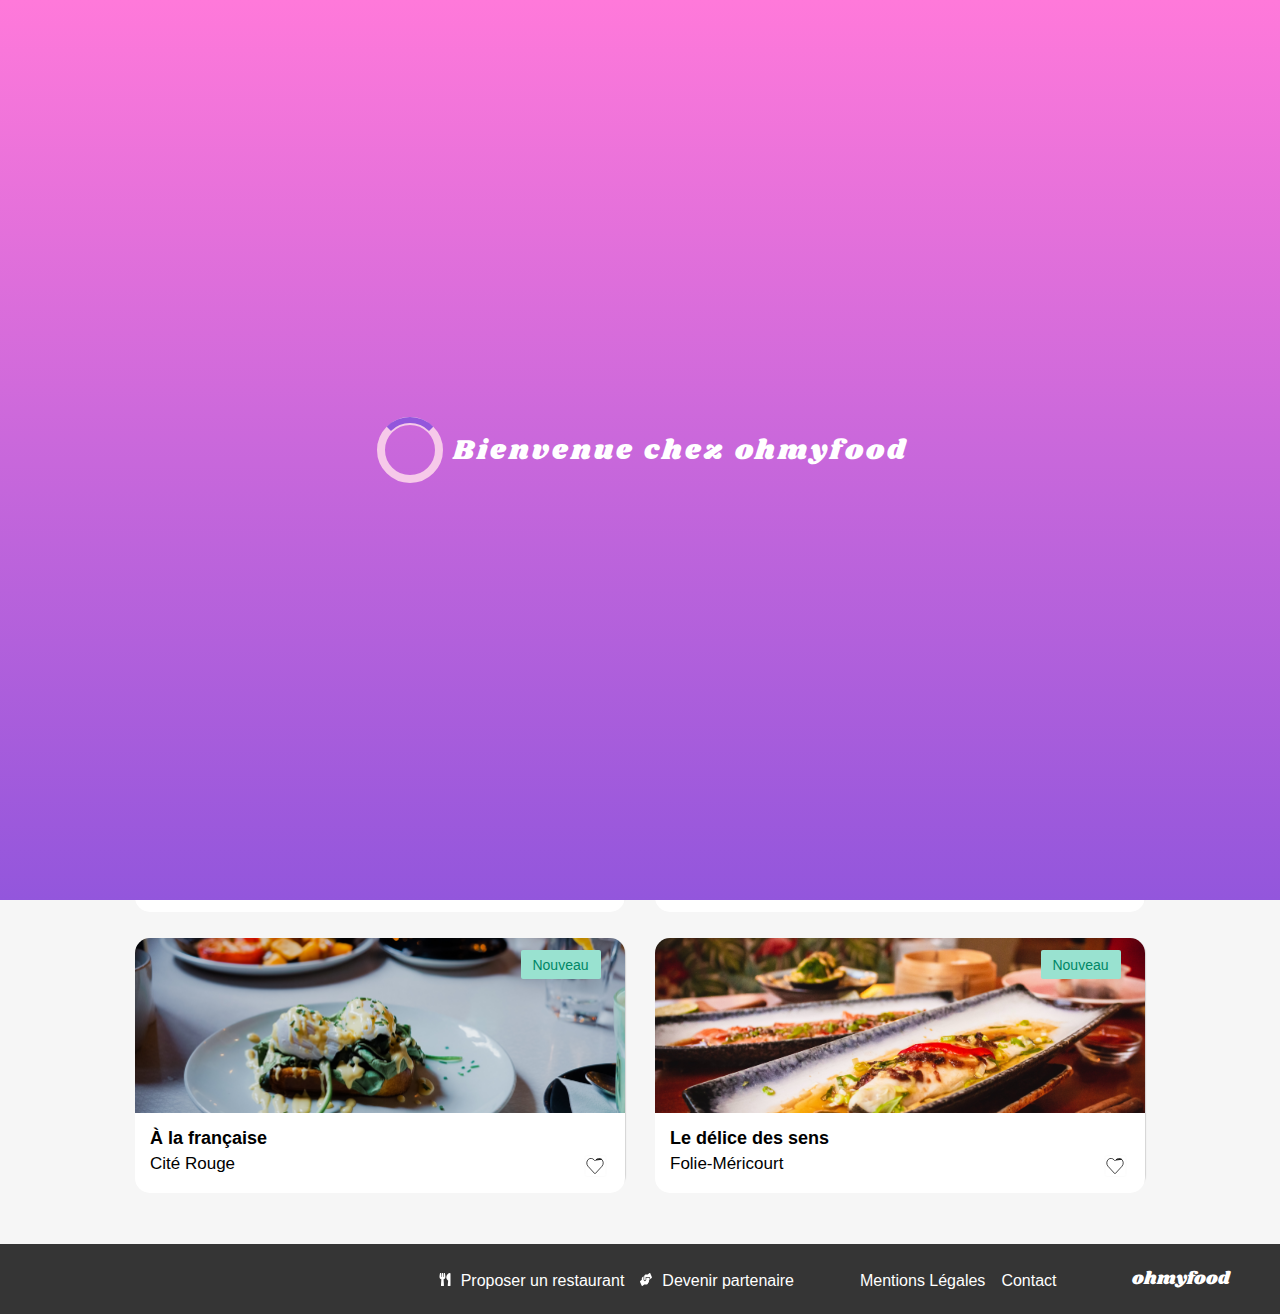
<file: index.html>
<!DOCTYPE html>
<html lang="fr">
<head>
    <meta charset="UTF-8">
    <meta name="viewport" content="width=device-width, initial-scale=1.0">
    <title>oh my food</title>
    <link rel="stylesheet" href="styles.css">
</head>
<body>
    <!-- LOADER -->
    <div class="loader-page">
        <span class="loader loader-quart"></span>
        <p class="chargement">Bienvenue chez ohmyfood</p>
    </div>

    <header>
        <a href="/index.html"><img src="Assets/Images/logo/ohmyfood.png" alt="Logo du restaurant oh my food"></a>
    </header>

    <main>
        <!-- SEARCH-BAR -->
        <div class="search-bar">
            <svg xmlns="http://www.w3.org/2000/svg" width="12" height="17" viewBox="0 0 12 17" fill="none">
                <path d="M5.38337 16.1772C0.842812 9.59472 0 8.91915 0 6.5C0 3.18628 2.68628 0.5 6 0.5C9.31372 0.5 12 3.18628 12 6.5C12 8.91915 11.1572 9.59472 6.61662 16.1772C6.31865 16.6076 5.68131 16.6076 5.38337 16.1772ZM6 9C7.38072 9 8.5 7.88072 8.5 6.5C8.5 5.11928 7.38072 4 6 4C4.61928 4 3.5 5.11928 3.5 6.5C3.5 7.88072 4.61928 9 6 9Z" fill="#353535"/>
            </svg>
            <input type="search"  placeholder="Paris, Belleville">
        </div>

        <!-- PRESENTATION CONCEPT -->
        <div  class="presentation">
            <p class="h2">Réservez le menu qui vous convient</p>
            <p class="paragraphe">Découvrez des restaurants d'exception, sélectionnés par nos soins</p>
            <a class="purple-button" href = '#restaurant'>Explorer nos restaurants</a>
        </div>

        <!-- FONCTIONNEMENT SITE -->
        <div class="fonctionnement">

            <p class="fonctionnement-title">Fonctionnement</p>

            <div class="position-card">
                <div class="small-card">
                    <div class="purple-number">1</div>
                    <svg xmlns="http://www.w3.org/2000/svg" width="14" height="21" viewBox="0 0 14 21" fill="none">
                        <path d="M12.0487 0.543091H2.9356C1.85748 0.543091 0.982788 1.37885 0.982788 2.40898V18.58C0.982788 19.6101 1.85748 20.4459 2.9356 20.4459H12.0487C13.1268 20.4459 14.0015 19.6101 14.0015 18.58V2.40898C14.0015 1.37885 13.1268 0.543091 12.0487 0.543091ZM7.49216 19.202C6.77206 19.202 6.19028 18.6461 6.19028 17.958C6.19028 17.27 6.77206 16.7141 7.49216 16.7141C8.21226 16.7141 8.79403 17.27 8.79403 17.958C8.79403 18.6461 8.21226 19.202 7.49216 19.202ZM12.0487 15.0037C12.0487 15.2603 11.829 15.4702 11.5605 15.4702H3.4238C3.15529 15.4702 2.9356 15.2603 2.9356 15.0037V2.87545C2.9356 2.61889 3.15529 2.40898 3.4238 2.40898H11.5605C11.829 2.40898 12.0487 2.61889 12.0487 2.87545V15.0037Z" fill="#7E7E7E"/>
                        </svg>
                        <p class="small-card-txt">Choisissez un restaurant</p>
                </div>

                <div class="small-card">
                    <div class="purple-number">2</div>
                    <svg xmlns="http://www.w3.org/2000/svg" width="16" height="17" viewBox="0 0 16 17" fill="none">
                        <path d="M1.5 0.209595C1.20333 0.209595 0.913319 0.317343 0.666645 0.519215C0.419972 0.721087 0.227713 1.00802 0.114181 1.34372C0.000649929 1.67942 -0.0290551 2.04881 0.0288228 2.40519C0.0867006 2.76157 0.229562 3.08892 0.439341 3.34586C0.649119 3.60279 0.916394 3.77777 1.20737 3.84865C1.49834 3.91954 1.79994 3.88316 2.07403 3.74411C2.34811 3.60506 2.58238 3.36958 2.74721 3.06746C2.91203 2.76533 3 2.41013 3 2.04677C3 1.55952 2.84197 1.09223 2.56066 0.747692C2.27936 0.403154 1.89783 0.209595 1.5 0.209595ZM1.5 6.33353C1.20333 6.33353 0.913319 6.44128 0.666645 6.64315C0.419972 6.84502 0.227713 7.13195 0.114181 7.46765C0.000649929 7.80335 -0.0290551 8.17275 0.0288228 8.52912C0.0867006 8.8855 0.229562 9.21286 0.439341 9.46979C0.649119 9.72672 0.916394 9.9017 1.20737 9.97259C1.49834 10.0435 1.79994 10.0071 2.07403 9.86804C2.34811 9.72899 2.58238 9.49351 2.74721 9.19139C2.91203 8.88927 3 8.53407 3 8.17071C3 7.68346 2.84197 7.21616 2.56066 6.87163C2.27936 6.52709 1.89783 6.33353 1.5 6.33353ZM1.5 12.4575C1.20333 12.4575 0.913319 12.5652 0.666645 12.7671C0.419972 12.969 0.227713 13.2559 0.114181 13.5916C0.000649929 13.9273 -0.0290551 14.2967 0.0288228 14.6531C0.0867006 15.0094 0.229562 15.3368 0.439341 15.5937C0.649119 15.8507 0.916394 16.0256 1.20737 16.0965C1.49834 16.1674 1.79994 16.131 2.07403 15.992C2.34811 15.8529 2.58238 15.6174 2.74721 15.3153C2.91203 15.0132 3 14.658 3 14.2946C3 13.8074 2.84197 13.3401 2.56066 12.9956C2.27936 12.651 1.89783 12.4575 1.5 12.4575ZM15.5 13.0699H5.5C5.36739 13.0699 5.24022 13.1344 5.14645 13.2492C5.05268 13.3641 5 13.5198 5 13.6822V14.907C5 15.0695 5.05268 15.2252 5.14645 15.3401C5.24022 15.4549 5.36739 15.5194 5.5 15.5194H15.5C15.6326 15.5194 15.7598 15.4549 15.8536 15.3401C15.9473 15.2252 16 15.0695 16 14.907V13.6822C16 13.5198 15.9473 13.3641 15.8536 13.2492C15.7598 13.1344 15.6326 13.0699 15.5 13.0699ZM15.5 0.821988H5.5C5.36739 0.821988 5.24022 0.886508 5.14645 1.00135C5.05268 1.1162 5 1.27196 5 1.43438V2.65917C5 2.82158 5.05268 2.97735 5.14645 3.0922C5.24022 3.20704 5.36739 3.27156 5.5 3.27156H15.5C15.6326 3.27156 15.7598 3.20704 15.8536 3.0922C15.9473 2.97735 16 2.82158 16 2.65917V1.43438C16 1.27196 15.9473 1.1162 15.8536 1.00135C15.7598 0.886508 15.6326 0.821988 15.5 0.821988ZM15.5 6.94592H5.5C5.36739 6.94592 5.24022 7.01044 5.14645 7.12529C5.05268 7.24013 5 7.3959 5 7.55831V8.7831C5 8.94552 5.05268 9.10128 5.14645 9.21613C5.24022 9.33098 5.36739 9.39549 5.5 9.39549H15.5C15.6326 9.39549 15.7598 9.33098 15.8536 9.21613C15.9473 9.10128 16 8.94552 16 8.7831V7.55831C16 7.3959 15.9473 7.24013 15.8536 7.12529C15.7598 7.01044 15.6326 6.94592 15.5 6.94592Z" fill="#7E7E7E"/>
                        </svg>
                        <p class="small-card-txt">Composé votre menu</p>
                </div>

                <div class="small-card">
                    <div class="purple-number">3</div>
                    <svg xmlns="http://www.w3.org/2000/svg" width="18" height="19" viewBox="0 0 18 19" fill="none">
                        <path d="M17.5914 4.43686L15.6947 0.812378C15.5252 0.487014 15.2242 0.287598 14.9027 0.287598H3.09613C2.77466 0.287598 2.47365 0.487014 2.30415 0.812378L0.407495 4.43686C-0.571518 6.30858 0.296443 8.91149 2.12588 9.20887C2.25739 9.22986 2.39182 9.24035 2.52625 9.24035C3.39129 9.24035 4.15697 8.78554 4.683 8.08234C5.20904 8.78554 5.97764 9.24035 6.83976 9.24035C7.70479 9.24035 8.47047 8.78554 8.99651 8.08234C9.52254 8.78554 10.2911 9.24035 11.1533 9.24035C12.0183 9.24035 12.784 8.78554 13.31 8.08234C13.839 8.78554 14.6046 9.24035 15.4668 9.24035C15.6041 9.24035 15.7356 9.22986 15.8671 9.20887C17.7024 8.91499 18.5733 6.31208 17.5914 4.43686ZM15.4726 10.3634C15.1804 10.3634 14.891 10.3109 14.6105 10.2304V13.722H3.38837V10.2304C3.10782 10.3074 2.8185 10.3634 2.52625 10.3634C2.35091 10.3634 2.17264 10.3494 2.00022 10.3214C1.83656 10.2934 1.67583 10.2479 1.52094 10.1955V17.0806C1.52094 17.6998 1.93885 18.2001 2.45612 18.2001H15.5486C16.0659 18.2001 16.4838 17.6998 16.4838 17.0806V10.1955C16.326 10.2514 16.1681 10.2969 16.0045 10.3214C15.8262 10.3494 15.6509 10.3634 15.4726 10.3634Z" fill="#9356DC"/>
                    </svg>
                    <p  class="small-card-txt">Dégustez au restaurant</p>
                </div>
            </div>
        </div>

        <!-- RESTAURANTS -->
        <div class="restaurants" id="restaurant">
            <p class="restaurants-title">Restaurants</p>
            <div class="restaurants-position">
                <div class="big-card">
                    <a href="/restaurants/lapalettedugout.html" class="card-restaurant">
                        <img src="/Assets/Images/jay-wennington-N_Y88TWmGwA-unsplash.jpg" alt="Table de restaurant garnis avec un des meilleurs plats que propose La palette du goût">
                        <div class="new-restaurant">Nouveau</div>
                    </a>              
                    <div class="card-content">
                        <a href="/restaurants/lapalettedugout.html">
                            <p class="big-card-title">La palette du goût</p>
                            <p>Ménilmontant</p>
                        </a>
                        <div class="like-container">
                            <input class="like-element" type="checkbox" name="likeORdislike" id="liked-4">
                            <label for="liked-4"></label>
                        </div>
                    </div>                                      
                </div>
                <div class="big-card">
                    <a href="/restaurants/lanoteenchantee.html" class="card-restaurant">
                        <img src="/Assets/Images/stil-u2Lp8tXIcjw-unsplash.jpg" alt="Assiette d'une spécialité du restaurant La note enchantée">
                        <div class="new-restaurant">Nouveau</div>
                    </a>              
                    <div class="card-content">
                        <a href="/restaurants/lanoteenchantee.html">
                            <p class="big-card-title">La note enchantée</p>
                            <p>Charonne</p>
                        </a>
                        <div class="like-container">
                            <input class="like-element" type="checkbox" name="likeORdislike" id="liked-3">
                            <label for="liked-3"></label>
                        </div>
                    </div>                                      
                </div>
            </div>
            <div class="restaurants-position">
                <div class="big-card">
                    <a href="/restaurants/alafrancaise.html" class="card-restaurant">
                        <img src="/Assets/Images/toa-heftiba-DQKerTsQwi0-unsplash.jpg" alt="Une belle assiette de la spécialité du restaurant À la française">
                        <div class="new-restaurant">Nouveau</div>
                    </a>              
                    <div class="card-content">
                        <a href="/restaurants/alafrancaise.html">
                            <p class="big-card-title">À la française</p>
                            <p>Cité Rouge</p>
                        </a>
                        <div class="like-container">
                            <input class="like-element" type="checkbox" name="likeORdislike" id="liked-1">
                            <label for="liked-1"></label>
                        </div>
                    </div>                                      
                </div>
                <div class="big-card">
                    <a href="/restaurants/ledelicedessens.html" class="card-restaurant">
                        <img src="Assets/Images/louis-hansel-shotsoflouis-qNBGVyOCY8Q-unsplash.jpg" alt="Une belle assiette de la spécialité du restaurant Le délice des sens">
                        <div class="new-restaurant">Nouveau</div>
                    </a>              
                    <div class="card-content">
                        <a href="/restaurants/ledelicedessens.html">
                            <p class="big-card-title">Le délice des sens</p>
                            <p>Folie-Méricourt</p>
                        </a>
                        <div class="like-container">
                            <input class="like-element" type="checkbox" name="likeORdislike" id="liked-2">
                            <label for="liked-2"></label>
                        </div>
                    </div>                                      
                </div>
            </div>
        </div>
    </main>
    <footer>
        <div class="footer-content">
            <h1>ohmyfood</h1>
            <div class="footer-desktop-reverse">
                <div class="footer-link">
                    <a href="#"><svg xmlns="http://www.w3.org/2000/svg" width="12" height="13" viewBox="0 0 12 13" fill="none">
                        <path d="M5.99736 0.385973C6.01851 0.505308 6.42308 2.78538 6.42308 3.65628C6.42308 4.9842 5.68798 5.93127 4.6012 6.31213L4.94231 12.3576C4.96082 12.7055 4.6726 13 4.30769 13H2.61538C2.25313 13 1.96226 12.708 1.98077 12.3576L2.32188 6.31213C1.23245 5.93127 0.5 4.98166 0.5 3.65628C0.5 2.78284 0.904567 0.505308 0.925721 0.385973C1.01034 -0.129456 2.12356 -0.137073 2.19231 0.413902V3.99905C2.22668 4.08538 2.59159 4.0803 2.61538 3.99905C2.6524 3.35667 2.82428 0.464683 2.82692 0.398668C2.91418 -0.129456 4.00889 -0.129456 4.09351 0.398668C4.0988 0.467223 4.26803 3.35667 4.30505 3.99905C4.32885 4.0803 4.69639 4.08538 4.72813 3.99905V0.413902C4.79688 -0.134534 5.91274 -0.129456 5.99736 0.385973ZM9.14928 7.64005L8.75264 12.3398C8.72091 12.6953 9.01442 13 9.38462 13H10.8654C11.2171 13 11.5 12.7283 11.5 12.3906V0.60941C11.5 0.274254 11.2171 3.62896e-05 10.8654 3.62896e-05C8.68389 3.62896e-05 5.01106 4.53225 9.14928 7.64005Z" fill="white"/>
                      </svg>Proposer un restaurant
                    </a>
                    <a href="#">
                        <svg xmlns="http://www.w3.org/2000/svg" width="12" height="13" viewBox="0 0 12 13" fill="none">
                            <path d="M9.08765 4.87486H6.2572V6.29686C6.2572 7.30495 5.65573 8.12514 4.91646 8.12514C4.1772 8.12514 3.57573 7.30495 3.57573 6.29686V3.2091L2.3672 4.19941C2.00781 4.49143 1.78808 5.02214 1.78808 5.59094V6.79202L0.298367 7.96516C0.0134597 8.18862 -0.0852336 8.68632 0.0804966 9.07483L1.57021 12.5943C1.73407 12.9828 2.09905 13.1148 2.38396 12.8914L4.30941 11.3754H6.85309C7.51042 11.3754 8.04485 10.6466 8.04485 9.75027H8.3428C8.67239 9.75027 8.93868 9.38716 8.93868 8.93771V7.31257H9.08765C9.33531 7.31257 9.53456 7.04087 9.53456 6.70314V5.48429C9.53456 5.14656 9.33531 4.87486 9.08765 4.87486ZM11.838 3.92517L10.3483 0.405735C10.1844 0.0172256 9.81947 -0.114817 9.53456 0.10864L7.60911 1.62459H5.70601C5.48255 1.62459 5.26468 1.71092 5.07475 1.8709L4.45093 2.40161C4.27589 2.54888 4.17161 2.81043 4.17161 3.08975V6.29686C4.17161 6.85804 4.50493 7.31257 4.91646 7.31257C5.328 7.31257 5.66132 6.85804 5.66132 6.29686V4.06229H9.08765C9.66305 4.06229 10.1304 4.69965 10.1304 5.48429V6.20798L11.6202 5.03484C11.9051 4.80884 12.0019 4.31368 11.838 3.92517Z" fill="white"/>
                            </svg>Devenir partenaire
                    </a>
                </div>
                <div class="footer-link">
                    <a href="#">Mentions Légales</a>
                    <a href="#">Contact</a>
                </div>
            </div>
        </div>
    </footer>
</body>
</file>
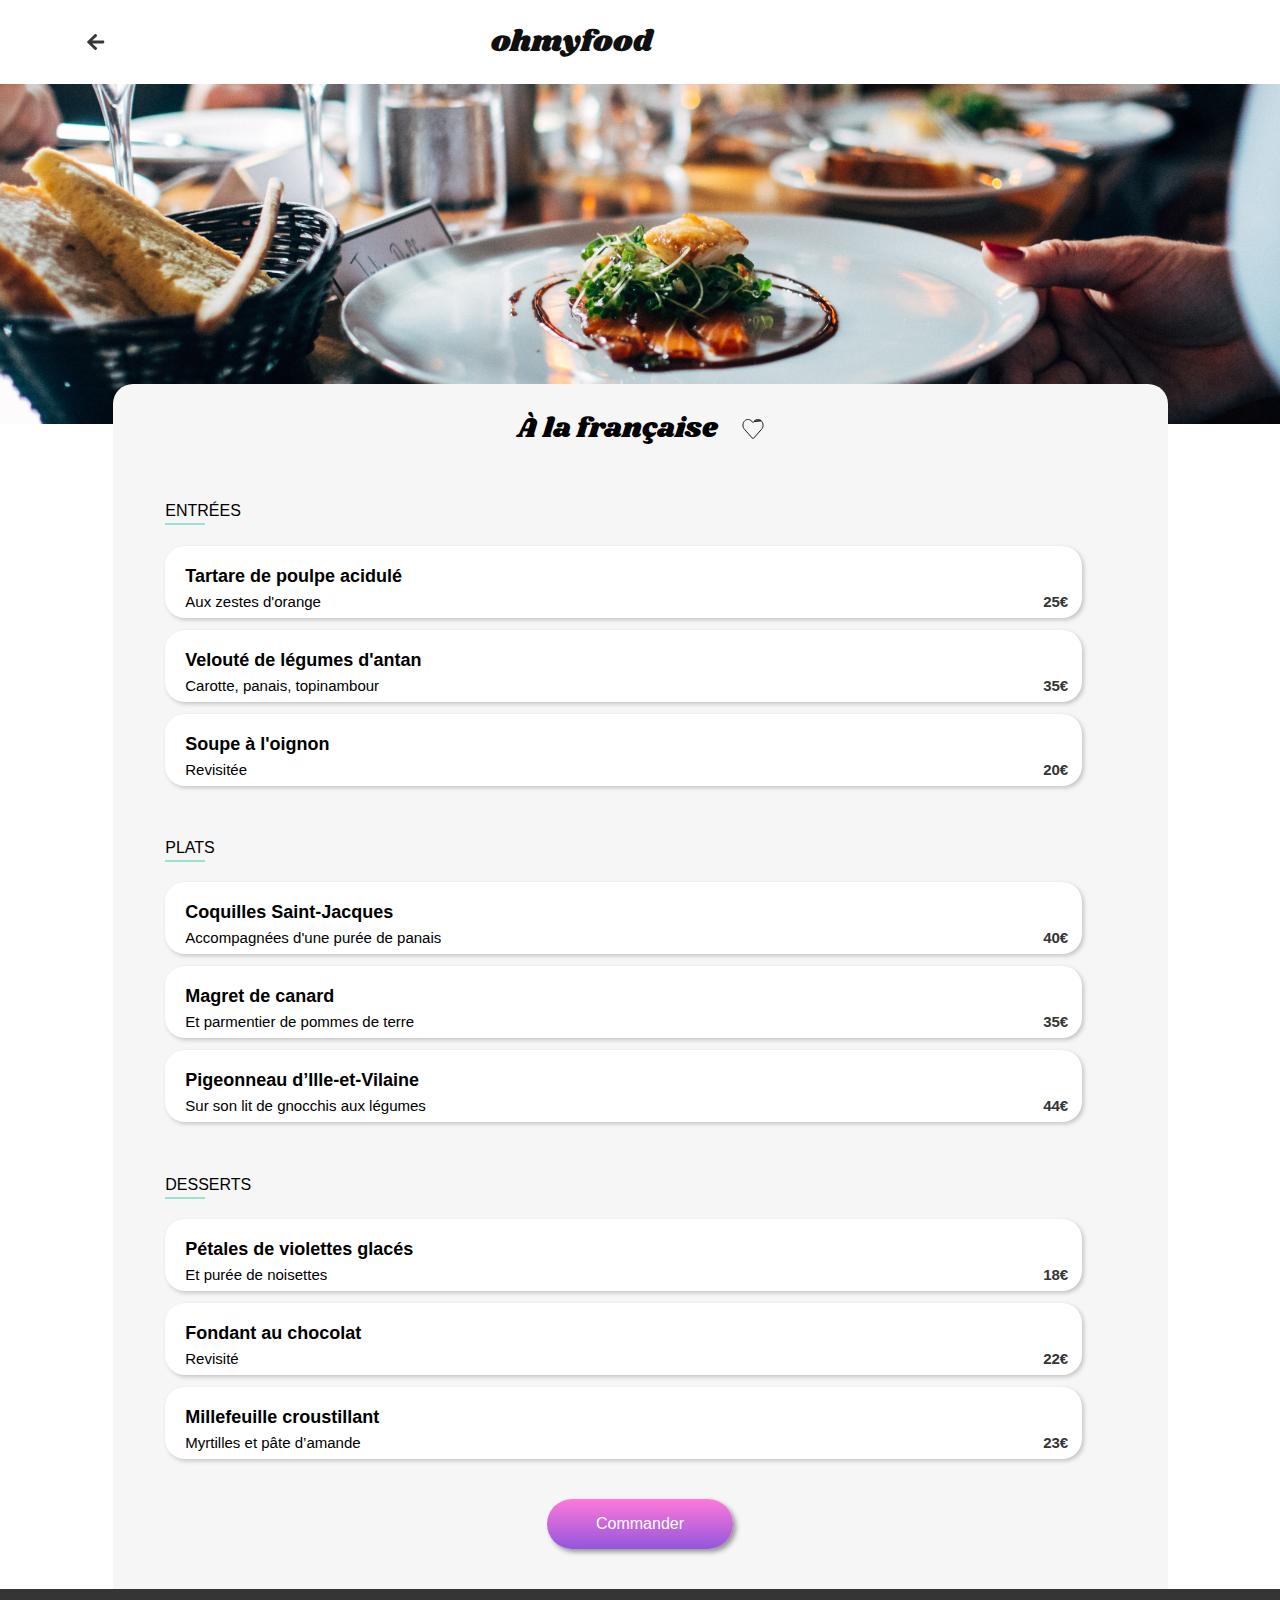
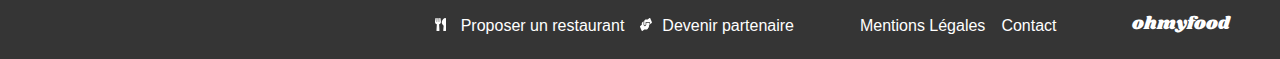
<file: restaurants/alafrancaise.html>
<!DOCTYPE html>
<html lang="fr">
<head>
    <meta charset="UTF-8">
    <meta name="viewport" content="width=device-width, initial-scale=1.0">
    <link rel="stylesheet" href="/styles.css">
    <title>À la française</title>
</head>
<body>
    <header class="header-page-restaurant">
        <a href="/index.html"><svg xmlns="http://www.w3.org/2000/svg" width="30" height="30" viewBox="0 0 30 30" fill="none">
            <path d="M15.8856 21.9283L15.0335 22.7417C14.6727 23.0861 14.0892 23.0861 13.7323 22.7417L6.2706 15.6229C5.9098 15.2785 5.9098 14.7215 6.2706 14.3808L13.7323 7.2583C14.0931 6.9139 14.6765 6.9139 15.0335 7.2583L15.8856 8.07167C16.2502 8.41974 16.2425 8.98763 15.8702 9.32837L11.2451 13.5345H22.2764C22.7869 13.5345 23.1976 13.9265 23.1976 14.4138V15.5862C23.1976 16.0735 22.7869 16.4655 22.2764 16.4655H11.2451L15.8702 20.6716C16.2464 21.0124 16.254 21.5803 15.8856 21.9283Z" fill="#353535"/>
            </svg>
        </a>
        <h1>ohmyfood</h1>
    </header>
    <main>
        <div class="background-restaurant"></div>
        <section class="menu">
            <div class="menu-content">
                <div class="title-restaurant">
                    <h1>À la française</h1>
                    <div class="like-container-accueil-restaurant">
                        <input class="like-element-accueil-restaurant" type="checkbox" name="likeORdislike" id="liked">
                        <label for="liked" class="label-restaurant-accueil-restaurant"></label>
                    </div>
                </div>
                <div class="block-composition">
                    <h2 class="bc1">ENTRÉES</h2>
                    <div class="card-menu bc2">
                        <div class="card-menu-all-content">
                            <h3 class="text-ellipsis">Tartare de poulpe acidulé</h3>
                            <div class="card-tarif-content">
                                <p class="text-ellipsis">Aux zestes d'orange</p>
                                <p class="tarif">25€</p>
                            </div>
                        </div>
                        <img class="animate-choose-food" src="/Assets/Images/svg/SelectButton.svg" alt="image signalant la validation du menu">
                    </div>
                    <div class="card-menu bc3">
                        <div class="card-menu-all-content">
                            <h3 class="text-ellipsis">Velouté de légumes d'antan</h3>
                            <div class="card-tarif-content">
                                <p class="text-ellipsis">Carotte, panais, topinambour</p>
                                <p class="tarif">35€</p>
                            </div>
                        </div>
                        <img class="animate-choose-food" src="/Assets/Images/svg/SelectButton.svg" alt="image signalant la validation du menu">
                    </div>
                    <div class="card-menu bc4">
                        <div class="card-menu-all-content">
                            <h3 class="text-ellipsis">Soupe à l'oignon</h3>
                            <div class="card-tarif-content">
                                <p class="text-ellipsis">Revisitée</p>
                                <p class="tarif">20€</p>
                            </div>
                        </div>
                        <img class="animate-choose-food" src="/Assets/Images/svg/SelectButton.svg" alt="image signalant la validation du menu">
                    </div>
                </div>
                <div class="block-composition">
                    <h2 class="bc5">PLATS</h2>
                    <div class="card-menu bc6">
                        <div class="card-menu-all-content">
                            <h3 class="text-ellipsis">Coquilles Saint-Jacques</h3>
                            <div class="card-tarif-content">
                                <p class="text-ellipsis">Accompagnées d'une purée de panais</p>
                                <p class="tarif">40€</p>
                            </div>
                        </div>
                        <img class="animate-choose-food" src="/Assets/Images/svg/SelectButton.svg" alt="image signalant la validation du menu">
                    </div>
                    <div class="card-menu bc7">
                        <div class="card-menu-all-content">
                            <h3 class="text-ellipsis">Magret de canard</h3>
                            <div class="card-tarif-content">
                                <p class="text-ellipsis">Et parmentier de pommes de terre</p>
                                <p class="tarif">35€</p>
                            </div>
                        </div>
                        <img class="animate-choose-food" src="/Assets/Images/svg/SelectButton.svg" alt="image signalant la validation du menu">
                    </div>
                    <div class="card-menu bc8">
                        <div class="card-menu-all-content">
                            <h3 class="text-ellipsis">Pigeonneau d’Ille-et-Vilaine</h3>
                            <div class="card-tarif-content">
                                <p class="text-ellipsis">Sur son lit de gnocchis aux légumes</p>
                                <p class="tarif">44€</p>
                            </div>
                        </div>
                        <img class="animate-choose-food" src="/Assets/Images/svg/SelectButton.svg" alt="image signalant la validation du menu">
                    </div>
                </div>
                <div class="block-composition">
                    <h2 class="bc9">DESSERTS</h2>
                    <div class="card-menu bc10">
                        <div class="card-menu-all-content">
                            <h3 class="text-ellipsis">Pétales de violettes glacés</h3>
                            <div class="card-tarif-content">
                                <p class="text-ellipsis">Et purée de noisettes</p>
                                <p class="tarif">18€</p>
                            </div>
                        </div>
                        <img class="animate-choose-food" src="/Assets/Images/svg/SelectButton.svg" alt="image signalant la validation du menu">
                    </div>
                    <div class="card-menu bc11">
                        <div class="card-menu-all-content">
                            <h3 class="text-ellipsis">Fondant au chocolat</h3>
                            <div class="card-tarif-content">
                                <p class="text-ellipsis">Revisité</p>
                                <p class="tarif">22€</p>
                            </div>
                        </div>
                        <img class="animate-choose-food" src="/Assets/Images/svg/SelectButton.svg" alt="image signalant la validation du menu">
                    </div>
                    <div class="card-menu bc12">
                        <div class="card-menu-all-content">
                            <h3 class="text-ellipsis">Millefeuille croustillant</h3>
                            <div class="card-tarif-content">
                                <p class="text-ellipsis">Myrtilles et pâte d’amande</p>
                                <p class="tarif">23€</p>
                            </div>
                        </div>
                        <img class="animate-choose-food" src="/Assets/Images/svg/SelectButton.svg" alt="image signalant la validation du menu">
                    </div>
                </div>
            </div>
            <button class="button">Commander</button>
        </section>
    </main>
    <footer>
        <div class="footer-content">
            <h1>ohmyfood</h1>
            <div class="footer-desktop-reverse">
                <div class="footer-link">
                    <a href="#">
                        <svg xmlns="http://www.w3.org/2000/svg" width="11" height="13" viewBox="0 0 11 13" fill="none">
                            <path d="M5.49736 0.385973C5.51851 0.505308 5.92308 2.78538 5.92308 3.65628C5.92308 4.9842 5.18798 5.93127 4.1012 6.31213L4.44231 12.3576C4.46082 12.7055 4.1726 13 3.80769 13H2.11538C1.75313 13 1.46226 12.708 1.48077 12.3576L1.82188 6.31213C0.732452 5.93127 0 4.98166 0 3.65628C0 2.78284 0.404567 0.505308 0.425721 0.385973C0.510337 -0.129456 1.62356 -0.137073 1.69231 0.413902V3.99905C1.72668 4.08538 2.09159 4.0803 2.11538 3.99905C2.1524 3.35667 2.32428 0.464683 2.32692 0.398668C2.41418 -0.129456 3.50889 -0.129456 3.59351 0.398668C3.5988 0.467223 3.76803 3.35667 3.80505 3.99905C3.82885 4.0803 4.19639 4.08538 4.22813 3.99905V0.413902C4.29688 -0.134534 5.41274 -0.129456 5.49736 0.385973ZM8.64928 7.64005L8.25264 12.3398C8.22091 12.6953 8.51442 13 8.88462 13H10.3654C10.7171 13 11 12.7283 11 12.3906V0.60941C11 0.274254 10.7171 3.62896e-05 10.3654 3.62896e-05C8.18389 3.62896e-05 4.51106 4.53225 8.64928 7.64005Z" fill="white"/>
                            </svg> Proposer un restaurant
                    </a>
                    <a href="#">
                        <svg xmlns="http://www.w3.org/2000/svg" width="12" height="13" viewBox="0 0 12 13" fill="none">
                            <path d="M9.08765 4.87486H6.2572V6.29686C6.2572 7.30495 5.65573 8.12514 4.91646 8.12514C4.1772 8.12514 3.57573 7.30495 3.57573 6.29686V3.2091L2.3672 4.19941C2.00781 4.49143 1.78808 5.02214 1.78808 5.59094V6.79202L0.298367 7.96516C0.0134597 8.18862 -0.0852336 8.68632 0.0804966 9.07483L1.57021 12.5943C1.73407 12.9828 2.09905 13.1148 2.38396 12.8914L4.30941 11.3754H6.85309C7.51042 11.3754 8.04485 10.6466 8.04485 9.75027H8.3428C8.67239 9.75027 8.93868 9.38716 8.93868 8.93771V7.31257H9.08765C9.33531 7.31257 9.53456 7.04087 9.53456 6.70314V5.48429C9.53456 5.14656 9.33531 4.87486 9.08765 4.87486ZM11.838 3.92517L10.3483 0.405735C10.1844 0.0172256 9.81947 -0.114817 9.53456 0.10864L7.60911 1.62459H5.70601C5.48255 1.62459 5.26468 1.71092 5.07475 1.8709L4.45093 2.40161C4.27589 2.54888 4.17161 2.81043 4.17161 3.08975V6.29686C4.17161 6.85804 4.50493 7.31257 4.91646 7.31257C5.328 7.31257 5.66132 6.85804 5.66132 6.29686V4.06229H9.08765C9.66305 4.06229 10.1304 4.69965 10.1304 5.48429V6.20798L11.6202 5.03484C11.9051 4.80884 12.0019 4.31368 11.838 3.92517Z" fill="white"/>
                            </svg>Devenir partenaire
                    </a>
                </div>
                <div class="footer-link">
                    <a href="#">Mentions Légales</a>
                    <a href="#">Contact</a>
                </div>
            </div>
        </div>
    </footer>
</body>
</html>
</file>
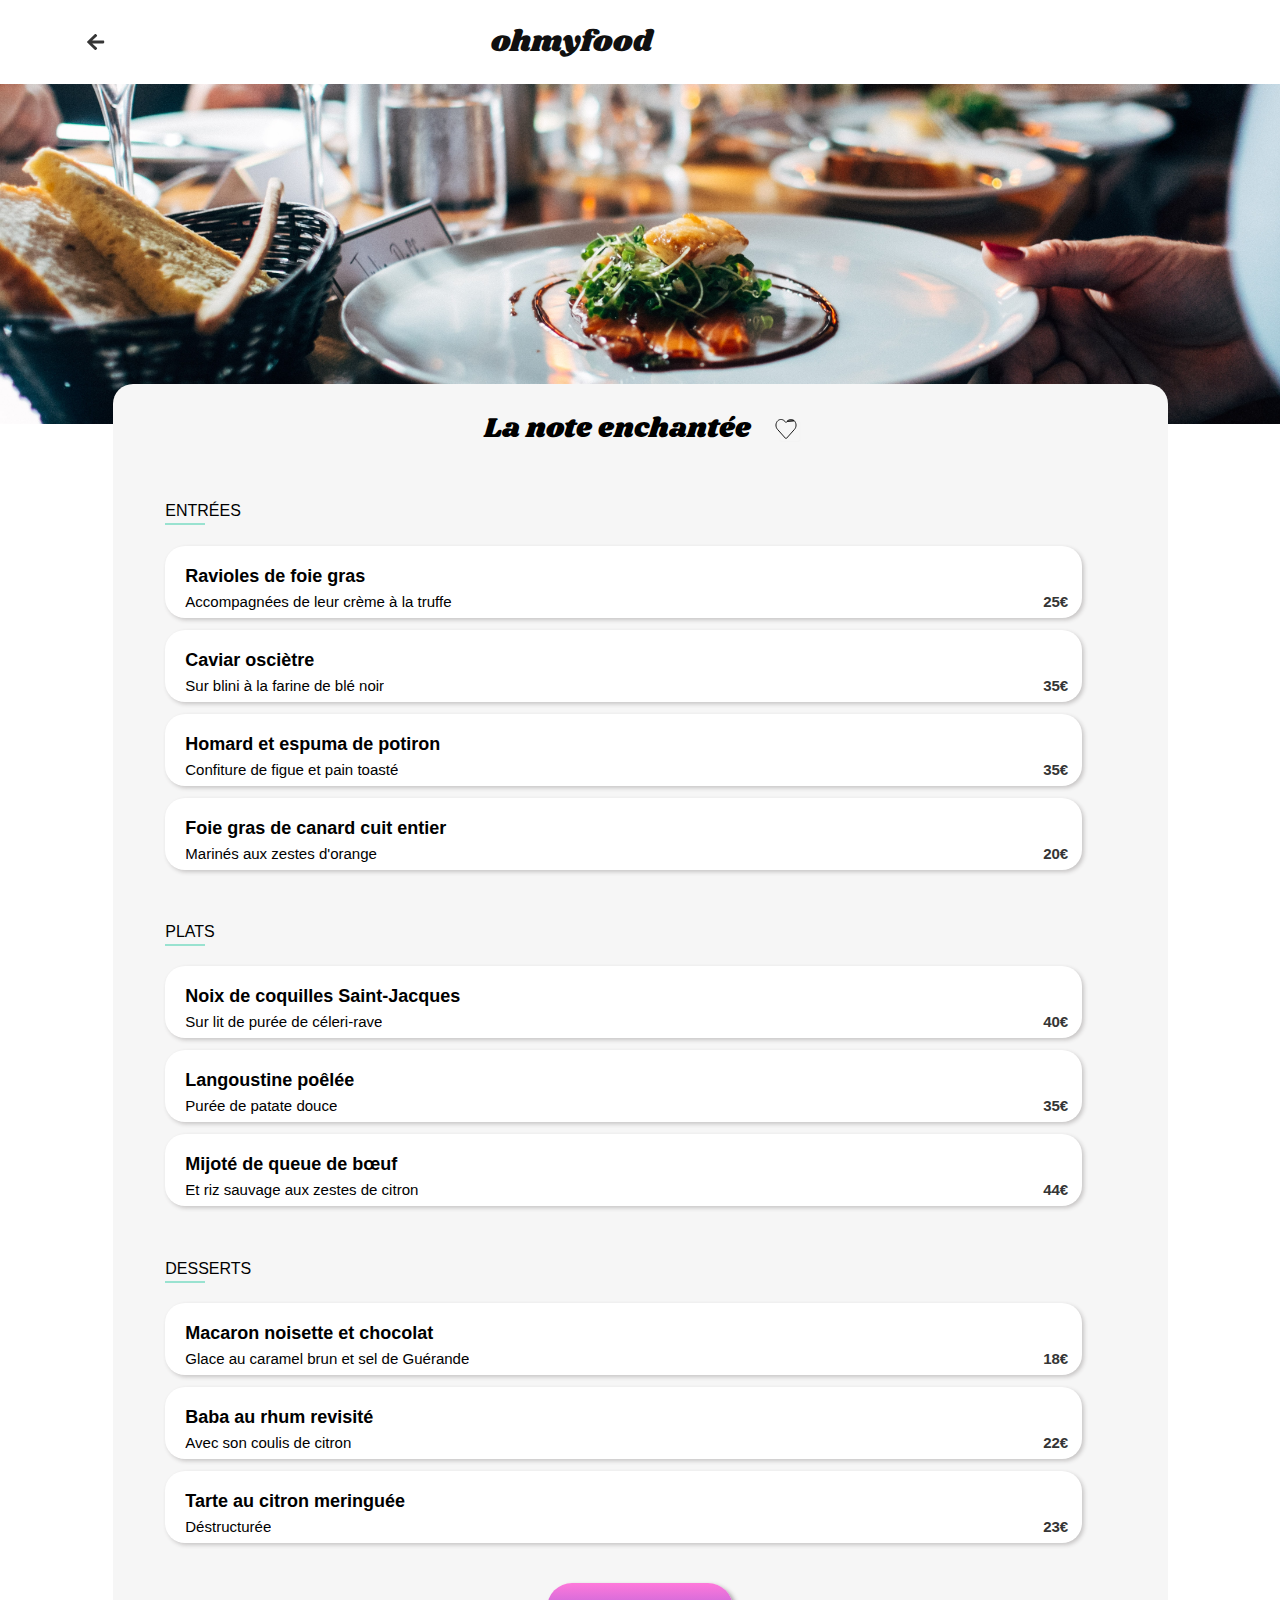
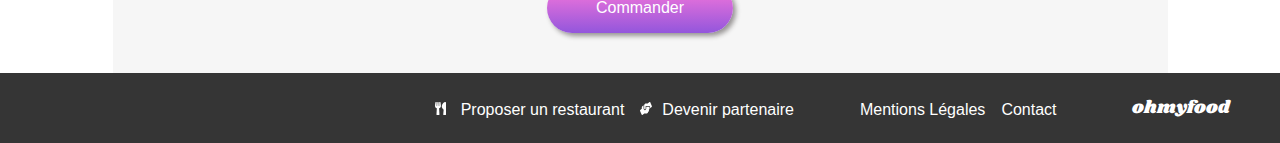
<file: restaurants/lanoteenchantee.html>
<!DOCTYPE html>
<html lang="fr">
<head>
    <meta charset="UTF-8">
    <meta name="viewport" content="width=device-width, initial-scale=1.0">
    <link rel="stylesheet" href="/styles.css">
    <title>La note enchantée</title>
</head>
<body>
    <header class="header-page-restaurant">
        <a href="/index.html"><svg xmlns="http://www.w3.org/2000/svg" width="30" height="30" viewBox="0 0 30 30" fill="none">
            <path d="M15.8856 21.9283L15.0335 22.7417C14.6727 23.0861 14.0892 23.0861 13.7323 22.7417L6.2706 15.6229C5.9098 15.2785 5.9098 14.7215 6.2706 14.3808L13.7323 7.2583C14.0931 6.9139 14.6765 6.9139 15.0335 7.2583L15.8856 8.07167C16.2502 8.41974 16.2425 8.98763 15.8702 9.32837L11.2451 13.5345H22.2764C22.7869 13.5345 23.1976 13.9265 23.1976 14.4138V15.5862C23.1976 16.0735 22.7869 16.4655 22.2764 16.4655H11.2451L15.8702 20.6716C16.2464 21.0124 16.254 21.5803 15.8856 21.9283Z" fill="#353535"/>
            </svg>
        </a>
        <h1>ohmyfood</h1>
    </header>
    <main>
        <div class="background-restaurant"></div>
        <section class="menu">
            <div class="menu-content">
                <div class="title-restaurant">
                    <h1>La note enchantée</h1>
                    <div class="like-container-accueil-restaurant">
                        <input class="like-element-accueil-restaurant" type="checkbox" name="likeORdislike" id="liked">
                        <label for="liked" class="label-restaurant-accueil-restaurant"></label>
                    </div>
                </div>
                <div class="block-composition">
                    <h2 class="bc1">ENTRÉES</h2>
                    <div class="card-menu bc2">
                        <div class="card-menu-all-content">
                            <h3 class="text-ellipsis">Ravioles de foie gras</h3>
                            <div class="card-tarif-content">
                                <p class="text-ellipsis">Accompagnées de leur crème à la truffe</p>
                                <p class="tarif">25€</p>
                            </div>
                        </div>
                        <img class="animate-choose-food" src="/Assets/Images/svg/SelectButton.svg" alt="image signalant la validation du menu">
                    </div>
                    <div class="card-menu bc3">
                        <div class="card-menu-all-content">
                            <h3 class="text-ellipsis">Caviar osciètre</h3>
                            <div class="card-tarif-content">
                                <p class="text-ellipsis">Sur blini à la farine de blé noir</p>
                                <p class="tarif">35€</p>
                            </div>
                        </div>
                        <img class="animate-choose-food" src="/Assets/Images/svg/SelectButton.svg" alt="image signalant la validation du menu">
                    </div>
                    <div class="card-menu bc4">
                        <div class="card-menu-all-content">
                            <h3 class="text-ellipsis">Homard et espuma de potiron</h3>
                            <div class="card-tarif-content">
                                <p class="text-ellipsis">Confiture de figue et pain toasté</p>
                                <span class="tarif">35€</span>
                            </div>
                        </div>
                        <img class="animate-choose-food" src="/Assets/Images/svg/SelectButton.svg" alt="image signalant la validation du menu">
                    </div>
                    <div class="card-menu bc5">
                        <div class="card-menu-all-content">
                            <h3 class="text-ellipsis">Foie gras de canard cuit entier</h3>
                            <div class="card-tarif-content">
                                <p class="text-ellipsis">Marinés aux zestes d'orange</p>
                                <p class="tarif">20€</p>
                            </div>
                        </div>
                        <img class="animate-choose-food" src="/Assets/Images/svg/SelectButton.svg" alt="image signalant la validation du menu">
                    </div>
                </div>
                <div class="block-composition ">
                    <h2 class="bc6">PLATS</h2>
                    <div class="card-menu bc7">
                        <div class="card-menu-all-content">
                            <h3 class="text-ellipsis">Noix de coquilles Saint-Jacques</h3>
                            <div class="card-tarif-content">
                                <p class="text-ellipsis">Sur lit de purée de céleri-rave</p>
                                <p class="tarif">40€</p>
                            </div>
                        </div>
                        <img class="animate-choose-food" src="/Assets/Images/svg/SelectButton.svg" alt="image signalant la validation du menu">
                    </div>
                    <div class="card-menu bc8">
                        <div class="card-menu-all-content">
                            <h3 class="text-ellipsis">Langoustine poêlée</h3>
                            <div class="card-tarif-content">
                                <p class="text-ellipsis">Purée de patate douce</p>
                                <p class="tarif">35€</p>
                            </div>
                        </div>
                        <img class="animate-choose-food" src="/Assets/Images/svg/SelectButton.svg" alt="image signalant la validation du menu">
                    </div>
                    <div class="card-menu bc9">
                        <div class="card-menu-all-content">
                            <h3 class="text-ellipsis">Mijoté de queue de bœuf</h3>
                            <div class="card-tarif-content">
                                <p class="text-ellipsis">Et riz sauvage aux zestes de citron</p>
                                <p class="tarif">44€</p>
                            </div>
                        </div>
                        <img class="animate-choose-food" src="/Assets/Images/svg/SelectButton.svg" alt="image signalant la validation du menu">
                    </div>
                </div>
                <div class="block-composition">
                    <h2 class="bc10">DESSERTS</h2>
                    <div class="card-menu bc11">
                        <div class="card-menu-all-content">
                            <h3 class="text-ellipsis">Macaron noisette et chocolat</h3>
                            <div class="card-tarif-content">
                                <p class="text-ellipsis">Glace au caramel brun et sel de Guérande</p>
                                <p class="tarif">18€</p>
                            </div>
                        </div>
                        <img class="animate-choose-food" src="/Assets/Images/svg/SelectButton.svg" alt="image signalant la validation du menu">
                    </div>
                    <div class="card-menu bc12">
                        <div class="card-menu-all-content">
                            <h3 class="text-ellipsis">Baba au rhum revisité</h3>
                            <div class="card-tarif-content">
                                <p class="text-ellipsis">Avec son coulis de citron</p>
                                <p class="tarif">22€</p>
                            </div>
                        </div>
                        <img class="animate-choose-food" src="/Assets/Images/svg/SelectButton.svg" alt="image signalant la validation du menu">
                    </div>
                    <div class="card-menu bc13">
                        <div class="card-menu-all-content">
                            <h3 class="text-ellipsis">Tarte au citron meringuée</h3>
                            <div class="card-tarif-content">
                                <p class="text-ellipsis">Déstructurée</p>
                                <p class="tarif">23€</p>
                            </div>
                        </div>
                        <img class="animate-choose-food" src="/Assets/Images/svg/SelectButton.svg" alt="image signalant la validation du menu">
                    </div>
                </div>
            </div>
            <button class="button">Commander</button>
        </section>
    </main>
    <footer class="footer-note-enchantee">
        <div class="footer-content">
            <h1>ohmyfood</h1>
            <div class="footer-desktop-reverse">
                <div class="footer-link">
                    <a href="#">
                        <svg xmlns="http://www.w3.org/2000/svg" width="11" height="13" viewBox="0 0 11 13" fill="none">
                            <path d="M5.49736 0.385973C5.51851 0.505308 5.92308 2.78538 5.92308 3.65628C5.92308 4.9842 5.18798 5.93127 4.1012 6.31213L4.44231 12.3576C4.46082 12.7055 4.1726 13 3.80769 13H2.11538C1.75313 13 1.46226 12.708 1.48077 12.3576L1.82188 6.31213C0.732452 5.93127 0 4.98166 0 3.65628C0 2.78284 0.404567 0.505308 0.425721 0.385973C0.510337 -0.129456 1.62356 -0.137073 1.69231 0.413902V3.99905C1.72668 4.08538 2.09159 4.0803 2.11538 3.99905C2.1524 3.35667 2.32428 0.464683 2.32692 0.398668C2.41418 -0.129456 3.50889 -0.129456 3.59351 0.398668C3.5988 0.467223 3.76803 3.35667 3.80505 3.99905C3.82885 4.0803 4.19639 4.08538 4.22813 3.99905V0.413902C4.29688 -0.134534 5.41274 -0.129456 5.49736 0.385973ZM8.64928 7.64005L8.25264 12.3398C8.22091 12.6953 8.51442 13 8.88462 13H10.3654C10.7171 13 11 12.7283 11 12.3906V0.60941C11 0.274254 10.7171 3.62896e-05 10.3654 3.62896e-05C8.18389 3.62896e-05 4.51106 4.53225 8.64928 7.64005Z" fill="white"/>
                            </svg> Proposer un restaurant
                    </a>
                    <a href="#">
                        <svg xmlns="http://www.w3.org/2000/svg" width="12" height="13" viewBox="0 0 12 13" fill="none">
                            <path d="M9.08765 4.87486H6.2572V6.29686C6.2572 7.30495 5.65573 8.12514 4.91646 8.12514C4.1772 8.12514 3.57573 7.30495 3.57573 6.29686V3.2091L2.3672 4.19941C2.00781 4.49143 1.78808 5.02214 1.78808 5.59094V6.79202L0.298367 7.96516C0.0134597 8.18862 -0.0852336 8.68632 0.0804966 9.07483L1.57021 12.5943C1.73407 12.9828 2.09905 13.1148 2.38396 12.8914L4.30941 11.3754H6.85309C7.51042 11.3754 8.04485 10.6466 8.04485 9.75027H8.3428C8.67239 9.75027 8.93868 9.38716 8.93868 8.93771V7.31257H9.08765C9.33531 7.31257 9.53456 7.04087 9.53456 6.70314V5.48429C9.53456 5.14656 9.33531 4.87486 9.08765 4.87486ZM11.838 3.92517L10.3483 0.405735C10.1844 0.0172256 9.81947 -0.114817 9.53456 0.10864L7.60911 1.62459H5.70601C5.48255 1.62459 5.26468 1.71092 5.07475 1.8709L4.45093 2.40161C4.27589 2.54888 4.17161 2.81043 4.17161 3.08975V6.29686C4.17161 6.85804 4.50493 7.31257 4.91646 7.31257C5.328 7.31257 5.66132 6.85804 5.66132 6.29686V4.06229H9.08765C9.66305 4.06229 10.1304 4.69965 10.1304 5.48429V6.20798L11.6202 5.03484C11.9051 4.80884 12.0019 4.31368 11.838 3.92517Z" fill="white"/>
                            </svg>Devenir partenaire
                    </a>
                </div>
                <div class="footer-link">
                    <a href="#">Mentions Légales</a>
                    <a href="#">Contact</a>
                </div>
            </div>
        </div>
    </footer>
</body>
</html>
</file>
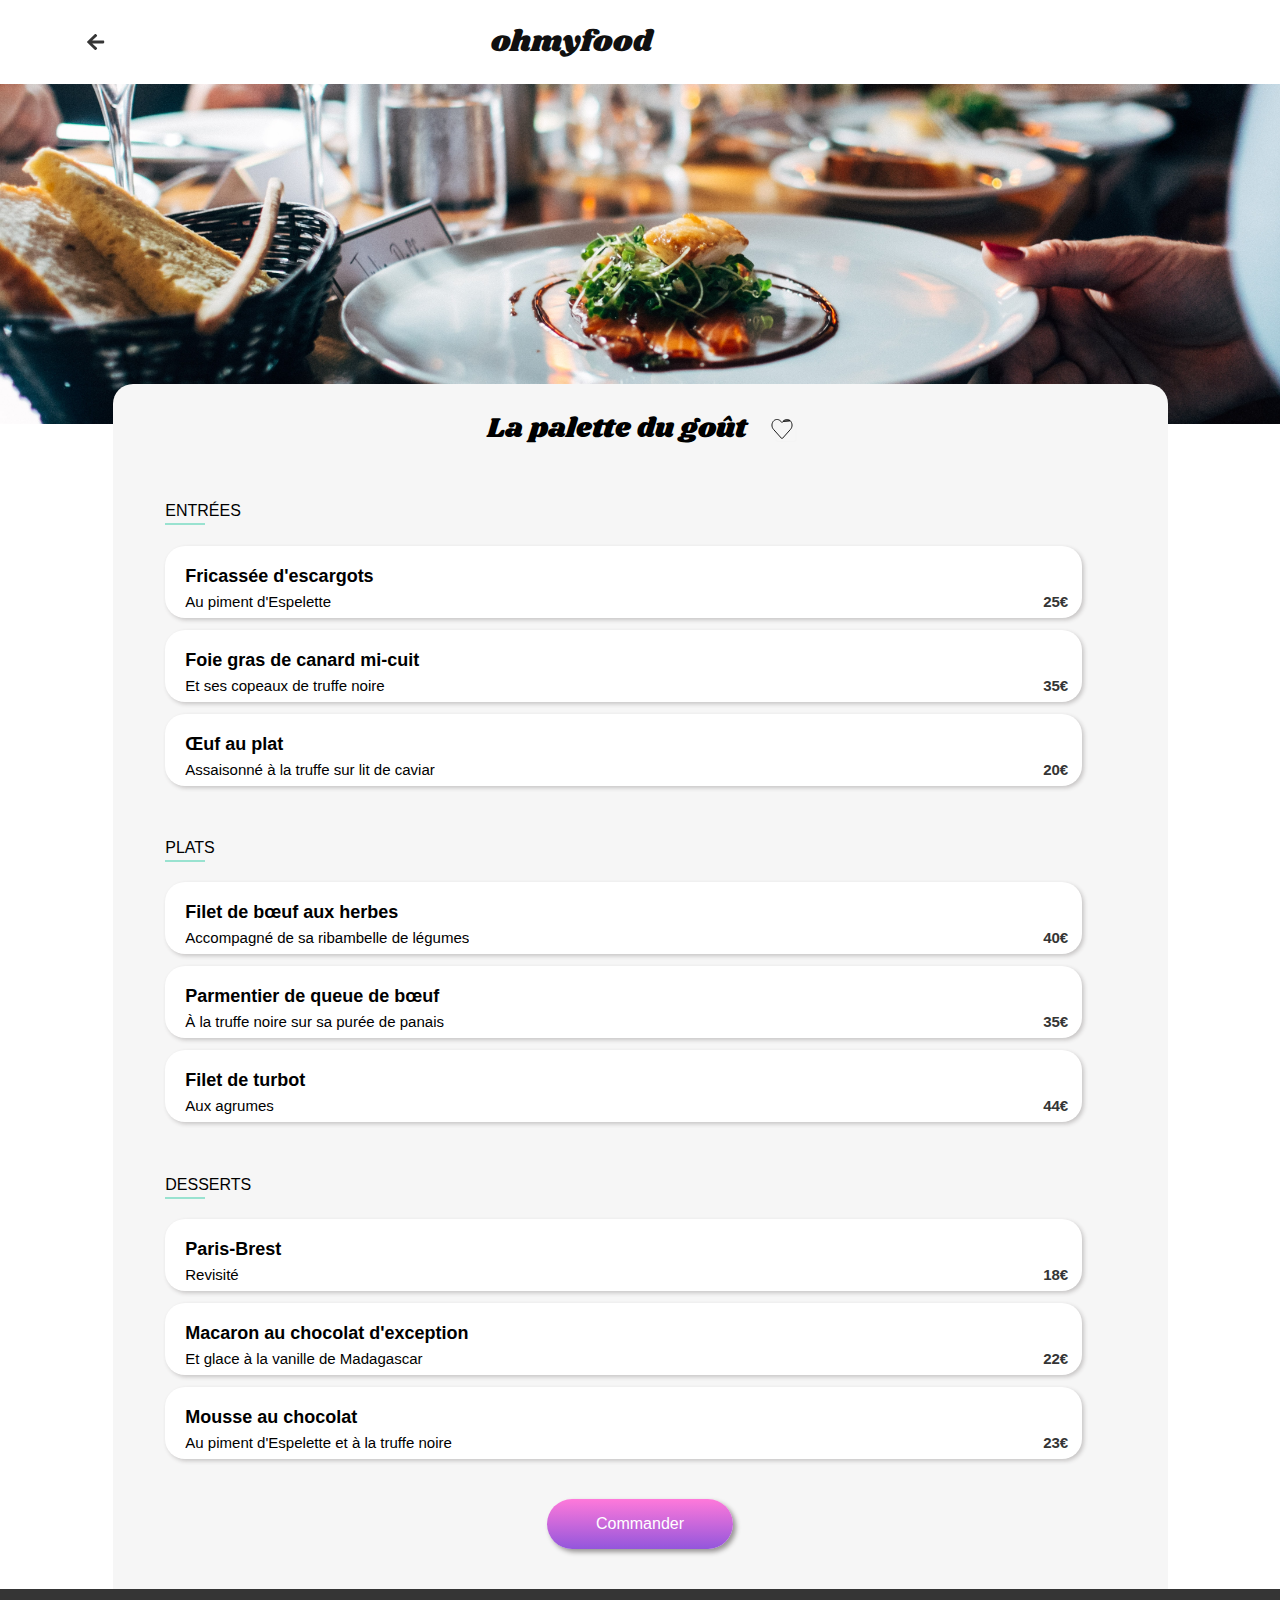
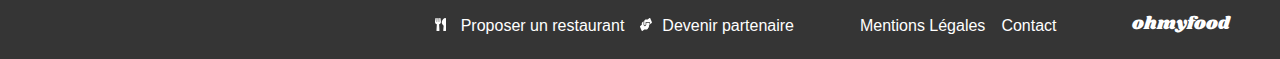
<file: restaurants/lapalettedugout.html>
<!DOCTYPE html>
<html lang="fr">
<head>
    <meta charset="UTF-8">
    <meta name="viewport" content="width=device-width, initial-scale=1.0">
    <link rel="stylesheet" href="/styles.css">
    <title>La Pallette du goût</title>
</head>
<body>
    <header class="header-page-restaurant">
        <a href="/index.html"><svg xmlns="http://www.w3.org/2000/svg" width="30" height="30" viewBox="0 0 30 30" fill="none">
            <path d="M15.8856 21.9283L15.0335 22.7417C14.6727 23.0861 14.0892 23.0861 13.7323 22.7417L6.2706 15.6229C5.9098 15.2785 5.9098 14.7215 6.2706 14.3808L13.7323 7.2583C14.0931 6.9139 14.6765 6.9139 15.0335 7.2583L15.8856 8.07167C16.2502 8.41974 16.2425 8.98763 15.8702 9.32837L11.2451 13.5345H22.2764C22.7869 13.5345 23.1976 13.9265 23.1976 14.4138V15.5862C23.1976 16.0735 22.7869 16.4655 22.2764 16.4655H11.2451L15.8702 20.6716C16.2464 21.0124 16.254 21.5803 15.8856 21.9283Z" fill="#353535"/>
            </svg>
        </a>
        <h1>ohmyfood</h1>
    </header>
    <main>
        <div class="background-restaurant"></div>
        <section class="menu">
            <div class="menu-content">
                <div class="title-restaurant">
                    <h1>La palette du goût</h1>
                    <div class="like-container-accueil-restaurant">
                        <input class="like-element-accueil-restaurant" type="checkbox" name="likeORdislike" id="liked">
                        <label for="liked" class="label-restaurant-accueil-restaurant"></label>
                    </div>
                </div>
                <div class="block-composition">
                    <h2 class="bc1">ENTRÉES</h2>
                    <div class="card-menu bc2">
                        <div class="card-menu-all-content">
                            <h3 class="text-ellipsis">Fricassée d'escargots</h3>
                            <div class="card-tarif-content">
                                <p class="text-ellipsis">Au piment d'Espelette</p>
                                <p class="tarif">25€</p>
                            </div>
                        </div>
                        <img class="animate-choose-food" src="/Assets/Images/svg/SelectButton.svg" alt="image signalant la validation du menu">
                    </div>
                    <div class="card-menu bc3">
                        <div class="card-menu-all-content">
                            <h3 class="text-ellipsis">Foie gras de canard mi-cuit</h3>
                            <div class="card-tarif-content">
                                <p class="text-ellipsis">Et ses copeaux de truffe noire</p>
                                <p class="tarif">35€</p>
                            </div>
                        </div>
                        <img class="animate-choose-food" src="/Assets/Images/svg/SelectButton.svg" alt="image signalant la validation du menu">
                    </div>
                    <div class="card-menu bc4">
                        <div class="card-menu-all-content">
                            <h3 class="text-ellipsis">Œuf au plat</h3>
                            <div class="card-tarif-content">
                                <p class="text-ellipsis">Assaisonné à la truffe sur lit de caviar</p>
                                <p class="tarif">20€</p>
                            </div>
                        </div>
                        <img class="animate-choose-food" src="/Assets/Images/svg/SelectButton.svg" alt="image signalant la validation du menu">
                    </div>
                </div>
                <div class="block-composition">
                    <h2 class="bc5">PLATS</h2>
                    <div class="card-menu bc6">
                        <div class="card-menu-all-content">
                            <h3 class="text-ellipsis">Filet de bœuf aux herbes</h3>
                            <div class="card-tarif-content">
                                <p class="text-ellipsis">Accompagné de sa ribambelle de légumes</p>
                                <p class="tarif">40€</p>
                            </div>
                        </div>
                        <img class="animate-choose-food" src="/Assets/Images/svg/SelectButton.svg" alt="image signalant la validation du menu">
                    </div>
                    <div class="card-menu bc7">
                        <div class="card-menu-all-content">
                            <h3 class="text-ellipsis">Parmentier de queue de bœuf</h3>
                            <div class="card-tarif-content">
                                <p class="text-ellipsis">À la truffe noire sur sa purée de panais</p>
                                <p class="tarif">35€</p>
                            </div>
                        </div>
                        <img class="animate-choose-food" src="/Assets/Images/svg/SelectButton.svg" alt="image signalant la validation du menu">
                    </div>
                    <div class="card-menu bc8">
                        <div class="card-menu-all-content">
                            <h3 class="text-ellipsis">Filet de turbot</h3>
                            <div class="card-tarif-content">
                                <p class="text-ellipsis">Aux agrumes</p>
                                <p class="tarif">44€</p>
                            </div>
                        </div>
                        <img class="animate-choose-food" src="/Assets/Images/svg/SelectButton.svg" alt="image signalant la validation du menu">
                    </div>
                </div>
                <div class="block-composition">
                    <h2 class="bc9">DESSERTS</h2>
                    <div class="card-menu bc10">
                        <div class="card-menu-all-content">
                            <h3 class="text-ellipsis">Paris-Brest</h3>
                            <div class="card-tarif-content">
                                <p class="text-ellipsis">Revisité</p>
                                <p class="tarif">18€</p>
                            </div>
                        </div>
                        <img class="animate-choose-food" src="/Assets/Images/svg/SelectButton.svg" alt="image signalant la validation du menu">
                    </div>
                    <div class="card-menu bc11">
                        <div class="card-menu-all-content">
                            <h3 class="text-ellipsis">Macaron au chocolat d'exception</h3>
                            <div class="card-tarif-content">
                                <p class="text-ellipsis">Et glace à la vanille de Madagascar</p>
                                <p class="tarif">22€</p>
                            </div>
                        </div>
                        <img class="animate-choose-food" src="/Assets/Images/svg/SelectButton.svg" alt="image signalant la validation du menu">
                    </div>
                    <div class="card-menu bc12">
                        <div class="card-menu-all-content">
                            <h3 class="text-ellipsis">Mousse au chocolat</h3>
                            <div class="card-tarif-content">
                                <p class="text-ellipsis">Au piment d'Espelette et à la truffe noire</p>
                                <p class="tarif">23€</p>
                            </div>
                        </div>
                        <img class="animate-choose-food" src="/Assets/Images/svg/SelectButton.svg" alt="image signalant la validation du menu">
                    </div>
                </div>
            </div>
            <button class="button">Commander</button>
        </section>
    </main>
    <footer>
        <div class="footer-content">
            <h1>ohmyfood</h1>
            <div class="footer-desktop-reverse">
                <div class="footer-link">
                    <a href="#">
                        <svg xmlns="http://www.w3.org/2000/svg" width="11" height="13" viewBox="0 0 11 13" fill="none">
                            <path d="M5.49736 0.385973C5.51851 0.505308 5.92308 2.78538 5.92308 3.65628C5.92308 4.9842 5.18798 5.93127 4.1012 6.31213L4.44231 12.3576C4.46082 12.7055 4.1726 13 3.80769 13H2.11538C1.75313 13 1.46226 12.708 1.48077 12.3576L1.82188 6.31213C0.732452 5.93127 0 4.98166 0 3.65628C0 2.78284 0.404567 0.505308 0.425721 0.385973C0.510337 -0.129456 1.62356 -0.137073 1.69231 0.413902V3.99905C1.72668 4.08538 2.09159 4.0803 2.11538 3.99905C2.1524 3.35667 2.32428 0.464683 2.32692 0.398668C2.41418 -0.129456 3.50889 -0.129456 3.59351 0.398668C3.5988 0.467223 3.76803 3.35667 3.80505 3.99905C3.82885 4.0803 4.19639 4.08538 4.22813 3.99905V0.413902C4.29688 -0.134534 5.41274 -0.129456 5.49736 0.385973ZM8.64928 7.64005L8.25264 12.3398C8.22091 12.6953 8.51442 13 8.88462 13H10.3654C10.7171 13 11 12.7283 11 12.3906V0.60941C11 0.274254 10.7171 3.62896e-05 10.3654 3.62896e-05C8.18389 3.62896e-05 4.51106 4.53225 8.64928 7.64005Z" fill="white"/>
                            </svg> Proposer un restaurant
                    </a>
                    <a href="#">
                        <svg xmlns="http://www.w3.org/2000/svg" width="12" height="13" viewBox="0 0 12 13" fill="none">
                            <path d="M9.08765 4.87486H6.2572V6.29686C6.2572 7.30495 5.65573 8.12514 4.91646 8.12514C4.1772 8.12514 3.57573 7.30495 3.57573 6.29686V3.2091L2.3672 4.19941C2.00781 4.49143 1.78808 5.02214 1.78808 5.59094V6.79202L0.298367 7.96516C0.0134597 8.18862 -0.0852336 8.68632 0.0804966 9.07483L1.57021 12.5943C1.73407 12.9828 2.09905 13.1148 2.38396 12.8914L4.30941 11.3754H6.85309C7.51042 11.3754 8.04485 10.6466 8.04485 9.75027H8.3428C8.67239 9.75027 8.93868 9.38716 8.93868 8.93771V7.31257H9.08765C9.33531 7.31257 9.53456 7.04087 9.53456 6.70314V5.48429C9.53456 5.14656 9.33531 4.87486 9.08765 4.87486ZM11.838 3.92517L10.3483 0.405735C10.1844 0.0172256 9.81947 -0.114817 9.53456 0.10864L7.60911 1.62459H5.70601C5.48255 1.62459 5.26468 1.71092 5.07475 1.8709L4.45093 2.40161C4.27589 2.54888 4.17161 2.81043 4.17161 3.08975V6.29686C4.17161 6.85804 4.50493 7.31257 4.91646 7.31257C5.328 7.31257 5.66132 6.85804 5.66132 6.29686V4.06229H9.08765C9.66305 4.06229 10.1304 4.69965 10.1304 5.48429V6.20798L11.6202 5.03484C11.9051 4.80884 12.0019 4.31368 11.838 3.92517Z" fill="white"/>
                            </svg>Devenir partenaire
                    </a>
                </div>
                <div class="footer-link">
                    <a href="#">Mentions Légales</a>
                    <a href="#">Contact</a>
                </div>
            </div>
        </div>
    </footer>
</body>
</html>
</file>
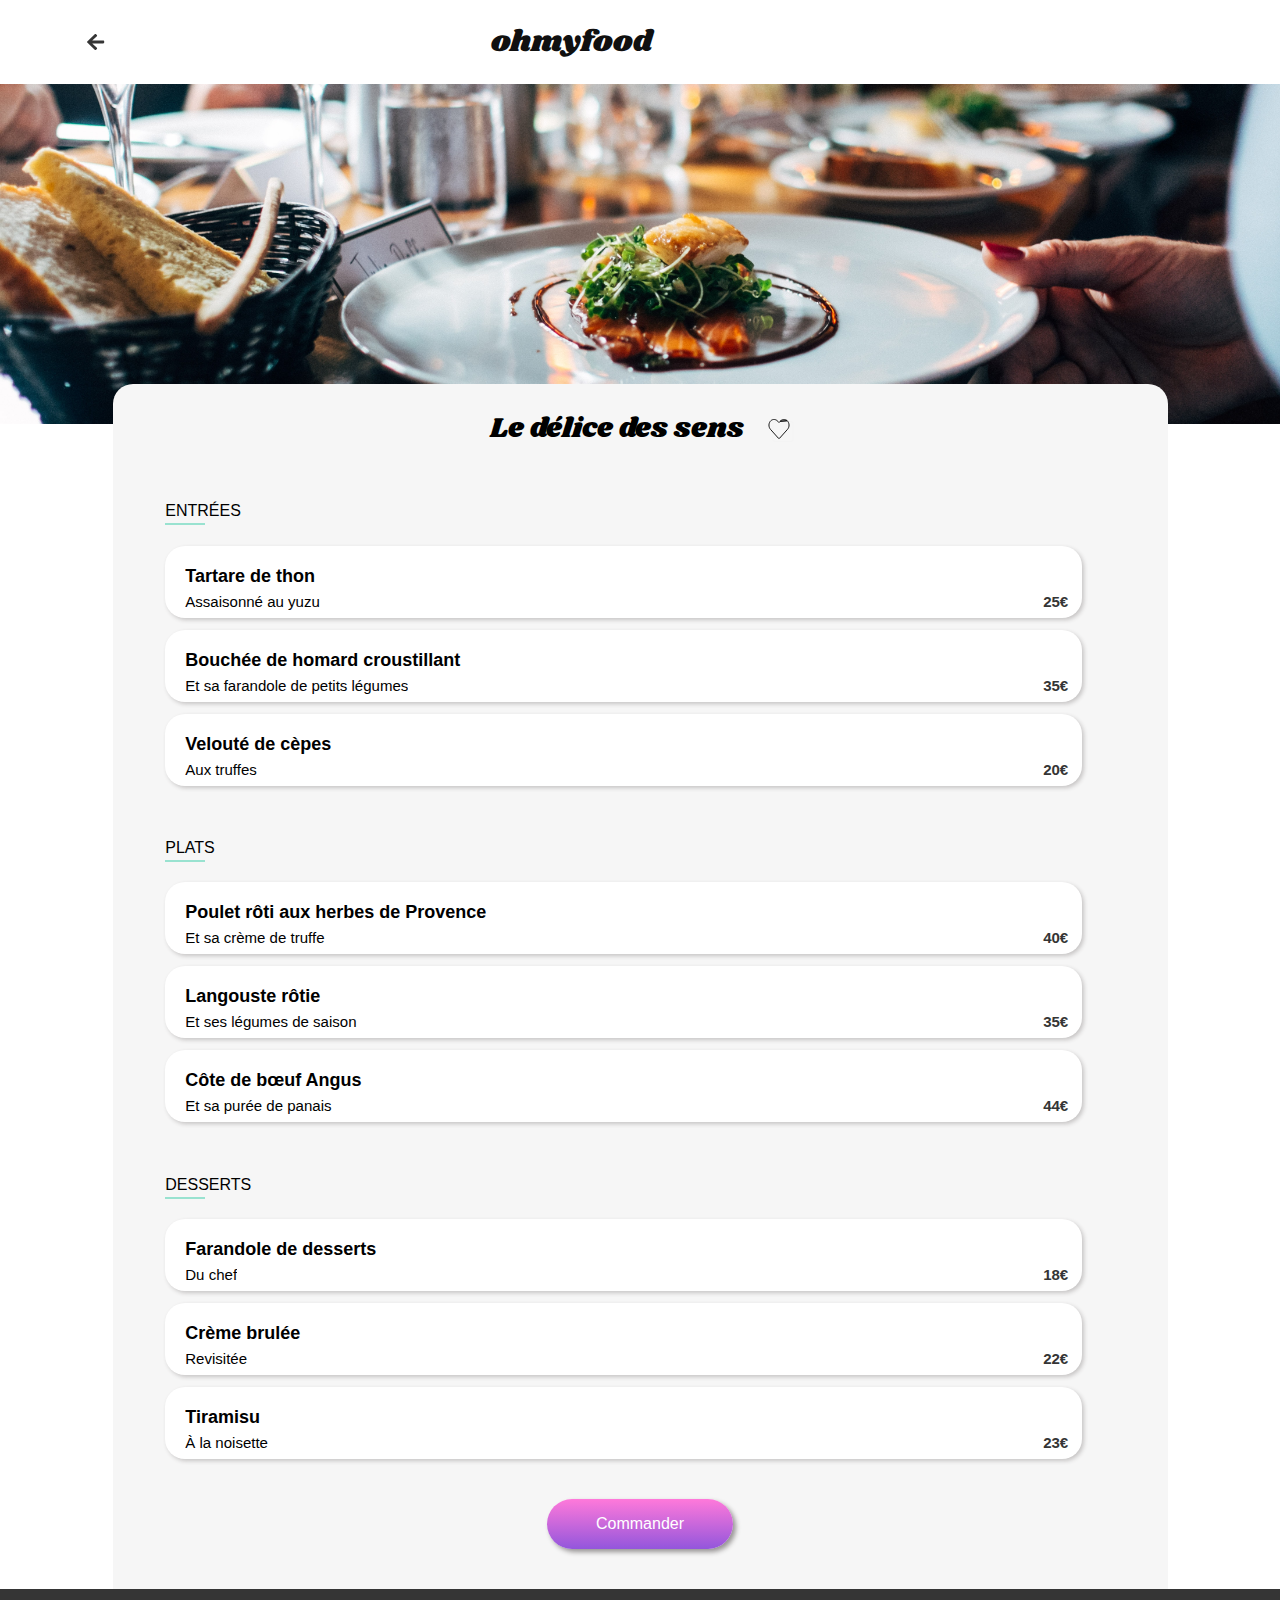
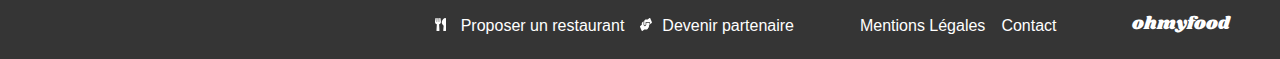
<file: restaurants/ledelicedessens.html>
<!DOCTYPE html>
<html lang="fr">
<head>
    <meta charset="UTF-8">
    <meta name="viewport" content="width=device-width, initial-scale=1.0">
    <link rel="stylesheet" href="/styles.css">
    <title>Le délice des sens</title>
</head>
<body>
    <header class="header-page-restaurant">
        <a href="/index.html"><svg xmlns="http://www.w3.org/2000/svg" width="30" height="30" viewBox="0 0 30 30" fill="none">
            <path d="M15.8856 21.9283L15.0335 22.7417C14.6727 23.0861 14.0892 23.0861 13.7323 22.7417L6.2706 15.6229C5.9098 15.2785 5.9098 14.7215 6.2706 14.3808L13.7323 7.2583C14.0931 6.9139 14.6765 6.9139 15.0335 7.2583L15.8856 8.07167C16.2502 8.41974 16.2425 8.98763 15.8702 9.32837L11.2451 13.5345H22.2764C22.7869 13.5345 23.1976 13.9265 23.1976 14.4138V15.5862C23.1976 16.0735 22.7869 16.4655 22.2764 16.4655H11.2451L15.8702 20.6716C16.2464 21.0124 16.254 21.5803 15.8856 21.9283Z" fill="#353535"/>
            </svg>
        </a>
        <h1>ohmyfood</h1>
    </header>
    <main>
        <div class="background-restaurant"></div>
        <section class="menu">
            <div class="menu-content">
                <div class="title-restaurant">
                    <h1>Le délice des sens</h1>
                    <div class="like-container-accueil-restaurant">
                        <input class="like-element-accueil-restaurant" type="checkbox" name="likeORdislike" id="liked">
                        <label for="liked" class="label-restaurant-accueil-restaurant"></label>
                    </div>
                </div>
                <div class="block-composition">
                    <h2 class="bc1">ENTRÉES</h2>
                    <div class="card-menu bc2">
                        <div class="card-menu-all-content">
                            <h3 class="text-ellipsis">Tartare de thon</h3>
                            <div class="card-tarif-content">
                                <p class="text-ellipsis">Assaisonné au yuzu</p>
                                <p class="tarif">25€</p>
                            </div>
                        </div>
                        <img class="animate-choose-food" src="/Assets/Images/svg/SelectButton.svg" alt="image signalant la validation du menu">
                    </div>
                    <div class="card-menu bc3">
                        <div class="card-menu-all-content">
                            <h3 class="text-ellipsis">Bouchée de homard croustillant</h3>
                            <div class="card-tarif-content">
                                <p class="text-ellipsis">Et sa farandole de petits légumes</p>
                                <p class="tarif">35€</p>
                            </div>
                        </div>
                        <img class="animate-choose-food" src="/Assets/Images/svg/SelectButton.svg" alt="image signalant la validation du menu">
                    </div>
                    <div class="card-menu bc4">
                        <div class="card-menu-all-content">
                            <h3 class="text-ellipsis">Velouté de cèpes</h3>
                            <div class="card-tarif-content">
                                <p class="text-ellipsis">Aux truffes</p>
                                <p class="tarif">20€</p>
                            </div>
                        </div>
                        <img class="animate-choose-food" src="/Assets/Images/svg/SelectButton.svg" alt="image signalant la validation du menu">
                    </div>
                </div>
                <div class="block-composition">
                    <h2 class="bc5">PLATS</h2>
                    <div class="card-menu bc6">
                        <div class="card-menu-all-content">
                            <h3 class="text-ellipsis">Poulet rôti aux herbes de Provence</h3>
                        <div class="card-tarif-content">
                            <p class="text-ellipsis">Et sa crème de truffe</p>
                            <p class="tarif">40€</p>
                        </div>
                        </div>
                        <img class="animate-choose-food" src="/Assets/Images/svg/SelectButton.svg" alt="image signalant la validation du menu">
                    </div>
                    <div class="card-menu bc7">
                        <div class="card-menu-all-content">
                            <h3 class="text-ellipsis">Langouste rôtie</h3>
                            <div class="card-tarif-content">
                                <p class="text-ellipsis">Et ses légumes de saison</p>
                                <p class="tarif">35€</p>
                            </div>
                        </div>
                        <img class="animate-choose-food" src="/Assets/Images/svg/SelectButton.svg" alt="image signalant la validation du menu">
                    </div>
                    <div class="card-menu bc8">
                        <div class="card-menu-all-content">
                            <h3 class="text-ellipsis">Côte de bœuf Angus</h3>
                            <div class="card-tarif-content">
                                <p class="text-ellipsis">Et sa purée de panais</p>
                                <p class="tarif">44€</p>
                            </div>
                        </div>
                        <img class="animate-choose-food" src="/Assets/Images/svg/SelectButton.svg" alt="image signalant la validation du menu">
                    </div>
                </div>
                <div class="block-composition">
                    <h2 class="bc9">DESSERTS</h2>
                    <div class="card-menu bc10">
                        <div class="card-menu-all-content">
                            <h3 class="text-ellipsis">Farandole de desserts</h3>
                            <div class="card-tarif-content">
                                <p class="text-ellipsis">Du chef</p>
                                <p class="tarif">18€</p>
                            </div>
                        </div>
                        <img class="animate-choose-food" src="/Assets/Images/svg/SelectButton.svg" alt="image signalant la validation du menu">
                    </div>
                    <div class="card-menu bc11">
                        <div class="card-menu-all-content">
                            <h3 class="text-ellipsis">Crème brulée</h3>
                            <div class="card-tarif-content">
                                <p class="text-ellipsis">Revisitée</p>
                                <p class="tarif">22€</p>
                            </div>
                        </div>
                        <img class="animate-choose-food" src="/Assets/Images/svg/SelectButton.svg" alt="image signalant la validation du menu">
                    </div>
                    <div class="card-menu bc12">
                        <div class="card-menu-all-content">
                            <h3 class="text-ellipsis">Tiramisu</h3>
                            <div class="card-tarif-content">
                                <p class="text-ellipsis">À la noisette</p>
                                <p class="tarif">23€</p>
                            </div>
                        </div>
                        <img class="animate-choose-food" src="/Assets/Images/svg/SelectButton.svg" alt="image signalant la validation du menu">
                    </div>
                </div>
            </div>
            <button class="button">Commander</button>
        </section>
    </main>
    <footer>
        <div class="footer-content">
            <h1>ohmyfood</h1>
            <div class="footer-desktop-reverse">
                <div class="footer-link">
                    <a href="#">
                        <svg xmlns="http://www.w3.org/2000/svg" width="11" height="13" viewBox="0 0 11 13" fill="none">
                            <path d="M5.49736 0.385973C5.51851 0.505308 5.92308 2.78538 5.92308 3.65628C5.92308 4.9842 5.18798 5.93127 4.1012 6.31213L4.44231 12.3576C4.46082 12.7055 4.1726 13 3.80769 13H2.11538C1.75313 13 1.46226 12.708 1.48077 12.3576L1.82188 6.31213C0.732452 5.93127 0 4.98166 0 3.65628C0 2.78284 0.404567 0.505308 0.425721 0.385973C0.510337 -0.129456 1.62356 -0.137073 1.69231 0.413902V3.99905C1.72668 4.08538 2.09159 4.0803 2.11538 3.99905C2.1524 3.35667 2.32428 0.464683 2.32692 0.398668C2.41418 -0.129456 3.50889 -0.129456 3.59351 0.398668C3.5988 0.467223 3.76803 3.35667 3.80505 3.99905C3.82885 4.0803 4.19639 4.08538 4.22813 3.99905V0.413902C4.29688 -0.134534 5.41274 -0.129456 5.49736 0.385973ZM8.64928 7.64005L8.25264 12.3398C8.22091 12.6953 8.51442 13 8.88462 13H10.3654C10.7171 13 11 12.7283 11 12.3906V0.60941C11 0.274254 10.7171 3.62896e-05 10.3654 3.62896e-05C8.18389 3.62896e-05 4.51106 4.53225 8.64928 7.64005Z" fill="white"/>
                            </svg> Proposer un restaurant
                    </a>
                    <a href="#">
                        <svg xmlns="http://www.w3.org/2000/svg" width="12" height="13" viewBox="0 0 12 13" fill="none">
                            <path d="M9.08765 4.87486H6.2572V6.29686C6.2572 7.30495 5.65573 8.12514 4.91646 8.12514C4.1772 8.12514 3.57573 7.30495 3.57573 6.29686V3.2091L2.3672 4.19941C2.00781 4.49143 1.78808 5.02214 1.78808 5.59094V6.79202L0.298367 7.96516C0.0134597 8.18862 -0.0852336 8.68632 0.0804966 9.07483L1.57021 12.5943C1.73407 12.9828 2.09905 13.1148 2.38396 12.8914L4.30941 11.3754H6.85309C7.51042 11.3754 8.04485 10.6466 8.04485 9.75027H8.3428C8.67239 9.75027 8.93868 9.38716 8.93868 8.93771V7.31257H9.08765C9.33531 7.31257 9.53456 7.04087 9.53456 6.70314V5.48429C9.53456 5.14656 9.33531 4.87486 9.08765 4.87486ZM11.838 3.92517L10.3483 0.405735C10.1844 0.0172256 9.81947 -0.114817 9.53456 0.10864L7.60911 1.62459H5.70601C5.48255 1.62459 5.26468 1.71092 5.07475 1.8709L4.45093 2.40161C4.27589 2.54888 4.17161 2.81043 4.17161 3.08975V6.29686C4.17161 6.85804 4.50493 7.31257 4.91646 7.31257C5.328 7.31257 5.66132 6.85804 5.66132 6.29686V4.06229H9.08765C9.66305 4.06229 10.1304 4.69965 10.1304 5.48429V6.20798L11.6202 5.03484C11.9051 4.80884 12.0019 4.31368 11.838 3.92517Z" fill="white"/>
                            </svg>Devenir partenaire
                    </a>
                </div>
                <div class="footer-link">
                    <a href="#">Mentions Légales</a>
                    <a href="#">Contact</a>
                </div>
            </div>
        </div>
    </footer>
</body>
</html>
</file>
<file: styles.css>
@charset "UTF-8";
/***** Import Family *****/
/* Title Restaurant : Shrikhand */
@import url("https://fonts.googleapis.com/css2?family=Shrikhand&display=swap");
/* Font Family All */
/* Roboto */
@import url("https://fonts.googleapis.com/css2?family=Shrikhand&display=swap");
/***** All param *****/
html {
  width: 100%;
  height: auto;
  margin: 0;
  padding: 0;
  overflow-x: hidden;
  animation: runScroll 8s linear;
}

@keyframes runScroll {
  0% {
    overflow-y: hidden;
  }
  100% {
    overflow-y: auto;
  }
}
body,
main {
  margin: 0;
  padding: 0;
  width: 100%;
  height: auto;
  display: flex;
  flex-direction: column;
  justify-content: center;
  align-items: center;
  font-family: "Roboto", sans-serif;
}

/***** ALL Variables *****/
/* Background color */
/* Font color */
/* Icon color */
/* Badge and line green */
/***** Mixin all Position *****/
/***** Mixin all font *****/
/***** Mixin all Elements *****/
/* Button purple */
/* SMALL CARD */
/* BIG CARD */
/*
@mixin big-card {
    width: 40%;
    height: 251px;
    border-radius: 15px;
    box-shadow: 4px 4px 6px rgb(160, 159, 159);

    img {
        width: 100%;
        height: 70%;
        border-radius: 15px 15px 0 0;
        object-fit: cover;
    }

    .new-restaurant {
        width: 80px;
        height: 29px;
        background-color: $background-green;
        color: $font-green;
        font-size: 14px;
        font-weight: 500;
        border-radius: 2px;
    }

    .card-content {
        height: 20%;
        padding: 15px;
        background-color: $background-white;
        border-radius: 0 0 15px 15px;
        display: flex;
        flex-direction: row;
        align-items: center;
        justify-content: space-between;

        .big-card-title {
            @include h3;
            margin: 0 0 5px;
        }

        p {
            font-size: 17px;
            font-weight: 300;
            margin: 0;
        }

        input {
            width: 23px;
            height: 22px;
            margin: 0;
            opacity: 0.01;
        }
        label {
            width: 23px;
            height: 22px;
            transition: all 0.8s linear;
        }

        .like-container {
            width: 30px;
            height: 30px;
            @include center;
            img {
                width: 22px;
                height: 21px;
                border-radius: 0;
            }
        }

    }
}*/
/* Position like & dislike on checkbox */
.big-card {
  position: relative;
}

.like-container {
  position: absolute;
  right: 3%;
  bottom: 3%;
}

label {
  position: absolute;
  content: "";
  top: 0;
  left: 0;
  bottom: 0;
  right: 0;
  background-image: url(/Assets/Images/svg/Status=Status3.svg);
  background-repeat: no-repeat;
  background-position: center center;
  background-size: 60%;
  cursor: pointer;
}

input[type=checkbox]:checked + label {
  background-image: url(/Assets/Images/svg/Status=Liked.svg);
}

/********** Loader **********/
.loader-page {
  width: 100%;
  height: 100%;
  content: "";
  position: absolute;
  z-index: 3;
  top: 0;
  left: 0;
  bottom: 0;
  right: 0;
}

.loader-page {
  width: 100%;
  height: 100%;
  background: linear-gradient(#ff79da, #9356DC);
  display: flex;
  align-items: center;
  justify-content: center;
  animation: opacite 1s linear 4s forwards;
}
.loader-page .loader {
  min-width: 50px;
  min-height: 50px;
  margin-left: 5px;
  position: relative;
  animation: opacite 1s linear 4s both;
}
.loader-page .chargement {
  animation: opacite 1s linear 4s forwards;
  letter-spacing: 3px;
  font-family: "shrikhand";
  font-size: 28px;
  color: #ffffff;
  padding-left: 10px;
}

.loader-quart {
  border-radius: 50px;
  border: 8px solid rgb(246, 201, 233);
  animation: opacite 0.2s linear 0.7s forwards;
}

.loader-quart::after {
  content: "";
  position: absolute;
  top: -8px;
  left: -8px;
  bottom: -8px;
  right: -8px;
  border-radius: 50px;
  border: 6px solid transparent;
  border-top-color: #9356DC;
  animation: rotation 1s linear 4;
}

@keyframes rotation {
  0% {
    transform: rotate(0deg);
  }
  99% {
    transform: rotate(360deg);
  }
}
@keyframes opacite {
  0% {
    opacity: 1;
  }
  100% {
    opacity: 0;
    width: 0;
    height: 0;
  }
}
/******************************************/
/************ Code Page Accueil ***********/
/******************************************/
/* HEADER */
header {
  width: 100%;
  margin: 0;
  display: flex;
  flex-direction: row;
  align-items: center;
  justify-content: center;
}
header img {
  width: 197px;
  padding: 20px 0;
}

/* SEARCH-BAR */
.search-bar {
  width: 100%;
  min-width: 375px;
  margin: 0;
  padding: 15px 0;
  display: flex;
  flex-direction: row;
  align-items: center;
  justify-content: center;
  background-color: #EAEAEA;
}
.search-bar input {
  width: 120px;
  background-color: #EAEAEA;
  border: none;
}
.search-bar input::placeholder {
  font-weight: 700;
  color: #353535;
}
.search-bar svg {
  padding-right: 17px;
}

/* PRESENTATION */
.presentation {
  width: 100%;
  margin: 0;
  padding: 35px 5px;
  text-align: center;
  background-color: #f6f6F6;
  display: flex;
  flex-direction: column;
  align-items: center;
}
.presentation p {
  width: 90%;
}
.presentation .h2 {
  padding-left: 5px;
  padding-right: 5px;
  font-size: 24px;
  font-weight: 700;
}
.presentation .paragraphe {
  font-size: 18px;
  font-weight: 300;
  padding-bottom: 15px;
}
.presentation a {
  text-decoration: none;
  padding: 13px;
  font-size: 16px;
  font-weight: 500;
  color: #ffffff;
  border-radius: 25px;
  border: none;
  background: linear-gradient(#ff79da, #9356DC);
  box-shadow: 3px 3px 5px rgb(150, 147, 147);
  transition: all 0.3s linear;
}
.presentation a:hover {
  opacity: 0.5;
  box-shadow: 6px 6px 10px rgb(83, 81, 81);
}
.presentation a:hover:active {
  opacity: 0.5;
  box-shadow: 6px 6px 10px rgb(83, 81, 81);
}

/* FONCTIONNEMENT */
.fonctionnement {
  width: 100%;
  padding-left: 15px;
  padding-bottom: 15px;
}
.fonctionnement .fonctionnement-title {
  width: 100%;
  font-size: 24px;
  font-weight: 700;
  padding-left: 8%;
}
.fonctionnement .position-card {
  padding-left: 9%;
  display: flex;
  flex-direction: column;
}
.fonctionnement .small-card {
  width: 90%;
  margin: 15px 0;
  width: 90%;
  height: 72.4px;
  border-radius: 20px;
  background-color: #f6f6F6;
  border: none;
  box-shadow: 2px 2px 4px rgb(198, 196, 196);
  display: flex;
  align-items: center;
  justify-content: flex-start;
}
.fonctionnement .small-card .purple-number {
  width: 24px;
  height: 24px;
  border-radius: 20px;
  background-color: #9356DC;
  color: #ffffff;
  display: flex;
  align-items: center;
  justify-content: center;
}
.fonctionnement .small-card svg {
  padding: 0 20px 0 35px;
}
.fonctionnement .small-card .small-card-txt {
  font-size: 16px;
  font-weight: 500;
  color: #000000;
}
@media screen and (min-width: 1075px) {
  .fonctionnement .small-card {
    margin: 0 18px;
  }
}
@media screen and (min-width: 1075px) {
  .fonctionnement {
    width: 88%;
    max-width: 1080px;
    margin: 0 7%;
    padding-left: 0;
    padding-bottom: 30px;
    display: flex;
    flex-direction: column;
    align-items: center;
  }
  .fonctionnement .fonctionnement-title {
    width: 94%;
    max-width: 1080px;
    padding-left: 0;
  }
  .fonctionnement .position-card {
    width: 94%;
    padding-left: 0;
    max-width: 1080px;
    flex-direction: row;
    gap: 15px;
  }
  .fonctionnement .small-card {
    width: 33%;
    max-width: 322px;
    margin: 0 5px;
  }
}

/* Position chiffre sur small-card */
.small-card {
  position: relative;
  display: inline-block;
}

.small-card div {
  width: 100%;
  display: block;
}

.purple-number {
  position: absolute;
  left: -2%;
}

/* RESTAURANTS */
.restaurants {
  width: 100%;
  height: auto;
  padding: 15px 15px 25px;
  display: flex;
  flex-direction: column;
  align-items: center;
  align-items: flex-start;
  background-color: #f6f6F6;
}
.restaurants .restaurants-title {
  width: 88%;
  font-size: 24px;
  font-weight: 700;
  padding-left: 9%;
}
.restaurants .restaurants-position {
  width: 88%;
  margin: 0 7% 0 7%;
  display: flex;
  flex-direction: column;
  align-items: center;
  justify-content: center;
}
.restaurants .big-card {
  width: 95%;
  height: 251px;
  margin-bottom: 30px;
  border-radius: 15px;
  box-shadow: 1px 1px 1px rgb(212, 212, 212);
}
.restaurants .big-card .card-restaurant {
  display: block;
  width: 100%;
  height: 80%;
  border-radius: 15px 15px 0 0;
}
.restaurants .big-card .card-restaurant img {
  width: 100%;
  height: 100%;
  object-fit: cover;
  border-radius: 15px 15px 0 0;
}
.restaurants .big-card .new-restaurant {
  width: 80px;
  height: 29px;
  background-color: #99E2D0;
  color: #008766;
  font-size: 14px;
  font-weight: 500;
  border-radius: 2px;
}
.restaurants .big-card .card-content {
  height: 20%;
  padding: 15px;
  background-color: #ffffff;
  border-radius: 0 0 15px 15px;
  display: flex;
  flex-direction: row;
}
.restaurants .big-card .card-content .big-card-title {
  font-size: 18px;
  font-weight: 700;
  margin: 0 0 5px;
}
.restaurants .big-card .card-content p {
  font-size: 17px;
  font-weight: 300;
  margin: 0;
}
.restaurants .big-card .card-content .like-container {
  width: 30px;
  height: 30px;
  display: flex;
  align-items: center;
  justify-content: center;
}
.restaurants .big-card .card-content .like-element {
  width: 23px;
  height: 22px;
  margin: 0;
  opacity: 0.01;
}
.restaurants .big-card .card-content .like-element label {
  width: 23px;
  height: 22px;
  transition: all 0.8s linear;
}
.restaurants .big-card .card-restaurant {
  height: 70%;
}
.restaurants .big-card a {
  text-decoration: none;
  color: #000000;
}
.restaurants .big-card .new-restaurant {
  display: flex;
  flex-direction: column;
  align-items: center;
  justify-content: center;
}
.restaurants .big-card .card-content {
  height: 20%;
}
@media screen and (min-width: 1075px) {
  .restaurants {
    display: flex;
    flex-direction: column;
    align-items: center;
  }
  .restaurants .restaurants-title {
    width: 80%;
    max-width: 1010px;
    margin-left: 1%;
    padding-left: 0;
    display: flex;
    justify-content: flex-start;
  }
  .restaurants .restaurants-position {
    width: 80%;
    max-width: 1080px;
    height: auto;
    display: flex;
    flex-direction: row;
    align-items: center;
    justify-content: center;
    gap: 30px;
  }
  .restaurants .big-card {
    max-width: 490px;
  }
}

/* Position mention nouveau restaurant */
.big-card {
  position: relative;
  display: inline-block;
}

.new-restaurant {
  position: absolute;
  top: 5%;
  right: 5%;
}

/* Footer */
footer {
  width: 102%;
  background-color: #353535;
}
footer .footer-content {
  width: 89%;
  display: flex;
  flex-direction: column;
  margin: 22px;
}
footer .footer-desktop-reverse {
  width: auto;
  display: flex;
  flex-direction: column;
  gap: 16px;
}
footer .footer-content a {
  width: auto;
  max-width: 190px;
}
footer .footer-link {
  display: flex;
  flex-direction: column;
  gap: 16px;
}
footer .footer-content a svg {
  padding-right: 10px;
}
footer h1 {
  font-family: "Shrikhand";
  font-size: 18px;
  font-weight: 400;
  color: #ffffff;
}
footer a {
  color: #ffffff;
  font-size: 16px;
  font-weight: 500;
  text-decoration: none;
}
@media screen and (min-width: 1075px) {
  footer footer {
    height: 54px;
    padding: 30px 25px;
  }
  footer .footer-content h1 {
    margin: 0;
    padding: 0 20px 0 40px;
  }
  footer .footer-content {
    width: 95%;
    flex-direction: row-reverse;
    align-items: flex-end;
    justify-content: flex-start;
  }
  footer .footer-desktop-reverse {
    height: 20px;
    display: flex;
    flex-direction: row;
    justify-content: flex-start;
  }
  footer .footer-link {
    flex-direction: row;
    padding: 0 35px 0 15px;
  }
  footer .footer-content a {
    width: auto;
    height: 20px;
  }
}

/******************************************/
/*********** Code Page Restaurant *********/
/******************************************/
/* HEADER */
.header-page-restaurant {
  width: 90%;
  display: flex;
  align-items: center;
  justify-content: flex-start;
}
.header-page-restaurant a {
  width: 30px;
  height: 30px;
  padding-left: 17px;
}
.header-page-restaurant h1 {
  width: 80%;
  font-family: "Shrikhand";
  font-size: 30px;
  font-weight: 400;
  color: #101010;
  text-align: center;
}

/*** MAIN ***/
/* Image Restaurant */
.background-restaurant {
  width: 100%;
  height: 310px;
  background-image: url(/Assets/Images/jay-wennington-N_Y88TWmGwA-unsplash.jpg);
  background-size: cover;
  background-position: center;
}
@media screen and (min-width: 1075px) {
  .background-restaurant {
    height: 340px;
  }
}

main {
  background-color: white;
}

/*** Section MENU ***/
.menu {
  width: 100%;
  max-width: 1055px;
  margin-top: -2.5rem;
  background-color: #f6f6f6;
  border-radius: 20px 20px 0 0;
  display: flex;
  flex-direction: column;
  align-items: center;
  align-items: center;
  justify-content: center;
  /* Position label */
  /* Block composition menu */
  /* Animation apparition des éléments */ /* opt + shift + fleche bas */
}
.menu .menu-content {
  width: 100%;
  display: flex;
  flex-direction: column;
  align-items: center;
  justify-content: center;
  gap: 40px;
}
.menu .title-restaurant {
  width: 100%;
  margin-top: 24px;
  display: flex;
  flex-direction: row;
  align-items: center;
  justify-content: center;
  gap: 24px;
  border-color: red;
}
.menu .title-restaurant h1 {
  margin: 0;
  font-family: "Shrikhand";
  font-size: 28px;
  font-weight: 400;
}
.menu .like-container-accueil-restaurant {
  width: 22px;
  height: 21px;
}
.menu .like-container-accueil-restaurant .like-element-accueil-restaurant {
  width: 100%;
  height: 100%;
  opacity: 0.01;
}
.menu .like-container-accueil-restaurant .label-restaurant-accueil-restaurant {
  width: 100%;
  height: 100%;
  transition: opacity 0.8s linear;
}
.menu .like-container-accueil-restaurant {
  position: relative;
}
.menu .like-element-accueil-restaurant,
.menu .label-restaurant-accueil-restaurant {
  content: "";
  position: absolute;
  top: 0;
  right: 0;
  bottom: 0;
  left: 0;
  background-size: 100%;
}
.menu .block-composition {
  width: 90%;
  display: flex;
  flex-direction: column;
  align-items: flex-start;
  gap: 12px;
}
.menu .block-composition h2 {
  font-size: 16px;
  font-weight: 300;
  text-transform: uppercase;
  position: relative;
  display: flex;
  align-items: flex-start;
}
.menu .block-composition h2::after {
  content: "";
  position: absolute;
  height: 3px;
  width: 40px;
  top: 18px;
  left: 0;
  border-bottom: 2px solid #99E2D0;
}
.menu .block-composition .card-menu {
  width: 95%;
  height: 42px;
  padding: 15px;
  padding-right: 0;
  background-color: white;
  border-radius: 20px;
  box-shadow: 2px 2px 4px rgb(198, 196, 196);
  color: #000000;
  overflow: hidden;
  display: flex;
  flex-direction: row;
  align-items: center;
  justify-content: space-between;
}
.menu .block-composition .card-menu .animate-choose-food {
  height: 72px;
  border-radius: 0 15px 15px 0;
  width: 0;
  object-fit: cover;
  transition: transform 0.8s, width 0.8s ease-in-out;
  transform: translateX(63px);
}
.menu .block-composition .card-menu:hover .animate-choose-food {
  transform: translateX(0px);
  width: 59px;
}
.menu .block-composition .card-menu .card-menu-all-content {
  width: 100%;
  height: 100%;
  min-width: 100px;
}
.menu .block-composition .card-menu .card-tarif-content {
  width: 99%;
  height: 19px;
  display: flex;
  flex-direction: row;
  align-items: center;
  justify-content: space-between;
  font-size: 15.043px;
}
.menu .block-composition .card-menu h3 {
  margin: 5px;
  font-size: 18px;
  font-weight: 700;
}
.menu .block-composition .card-menu p {
  margin: 5px;
  font-size: 15.043px;
  font-weight: 300;
}
.menu .block-composition .card-menu span {
  margin: 5px;
}
.menu .block-composition .card-menu .text-ellipsis {
  overflow: hidden;
  text-overflow: ellipsis;
  white-space: nowrap;
}
.menu .block-composition .card-menu .tarif {
  color: #353535;
  font-weight: 700;
}
.menu .bc1 {
  animation: block-composition-effect 0.6s ease-in-out 0.3s;
}
.menu .bc2 {
  animation: block-composition-effect 1.2s ease-in-out 0.3s;
}
.menu .bc3 {
  animation: block-composition-effect 1.8s ease-in-out 0.3s;
}
.menu .bc4 {
  animation: block-composition-effect 2.4s ease-in-out 0.3s;
}
.menu .bc5 {
  animation: block-composition-effect 3s ease-in-out 0.3s;
}
.menu .bc6 {
  animation: block-composition-effect 3.6s ease-in-out 0.3s;
}
.menu .bc7 {
  animation: block-composition-effect 4.2s ease-in-out 0.3s;
}
.menu .bc8 {
  animation: block-composition-effect 4.8s ease-in-out 0.3s;
}
.menu .bc9 {
  animation: block-composition-effect 5.4s ease-in-out 0.3s;
}
.menu .bc10 {
  animation: block-composition-effect 6s ease-in-out 0.3s;
}
.menu .bc11 {
  animation: block-composition-effect 6.6s ease-in-out 0.3s;
}
.menu .bc12 {
  animation: block-composition-effect 7.2s ease-in-out 0.3s;
}
.menu .bc13 {
  animation: block-composition-effect 7.8s ease-in-out 0.3s;
}
@keyframes block-composition-effect {
  0% {
    transform: translateX(-5px);
    opacity: 0;
  }
  100% {
    transform: translateX(0);
    opacity: 1;
  }
}
.menu .button {
  width: 186px;
  height: 50px;
  margin: 40px 20px;
  padding: 13px;
  font-size: 16px;
  font-weight: 500;
  color: #ffffff;
  border-radius: 25px;
  border: none;
  background: linear-gradient(#ff79da, #9356DC);
  box-shadow: 3px 3px 5px rgb(150, 147, 147);
  transition: all 0.3s linear;
  border-radius: 25px;
  background: linear-gradient(#ff79da, #9356DC);
  color: white;
  padding: 13px;
  border: none;
  transition: opacity 0.3s ease-in-out;
}
.menu .button:hover {
  opacity: 0.5;
}
.menu .button:hover {
  opacity: 0.5;
  box-shadow: 6px 6px 10px rgb(83, 81, 81);
}
.menu .button:hover:active {
  opacity: 0.5;
  box-shadow: 6px 6px 10px rgb(83, 81, 81);
}
</file>
